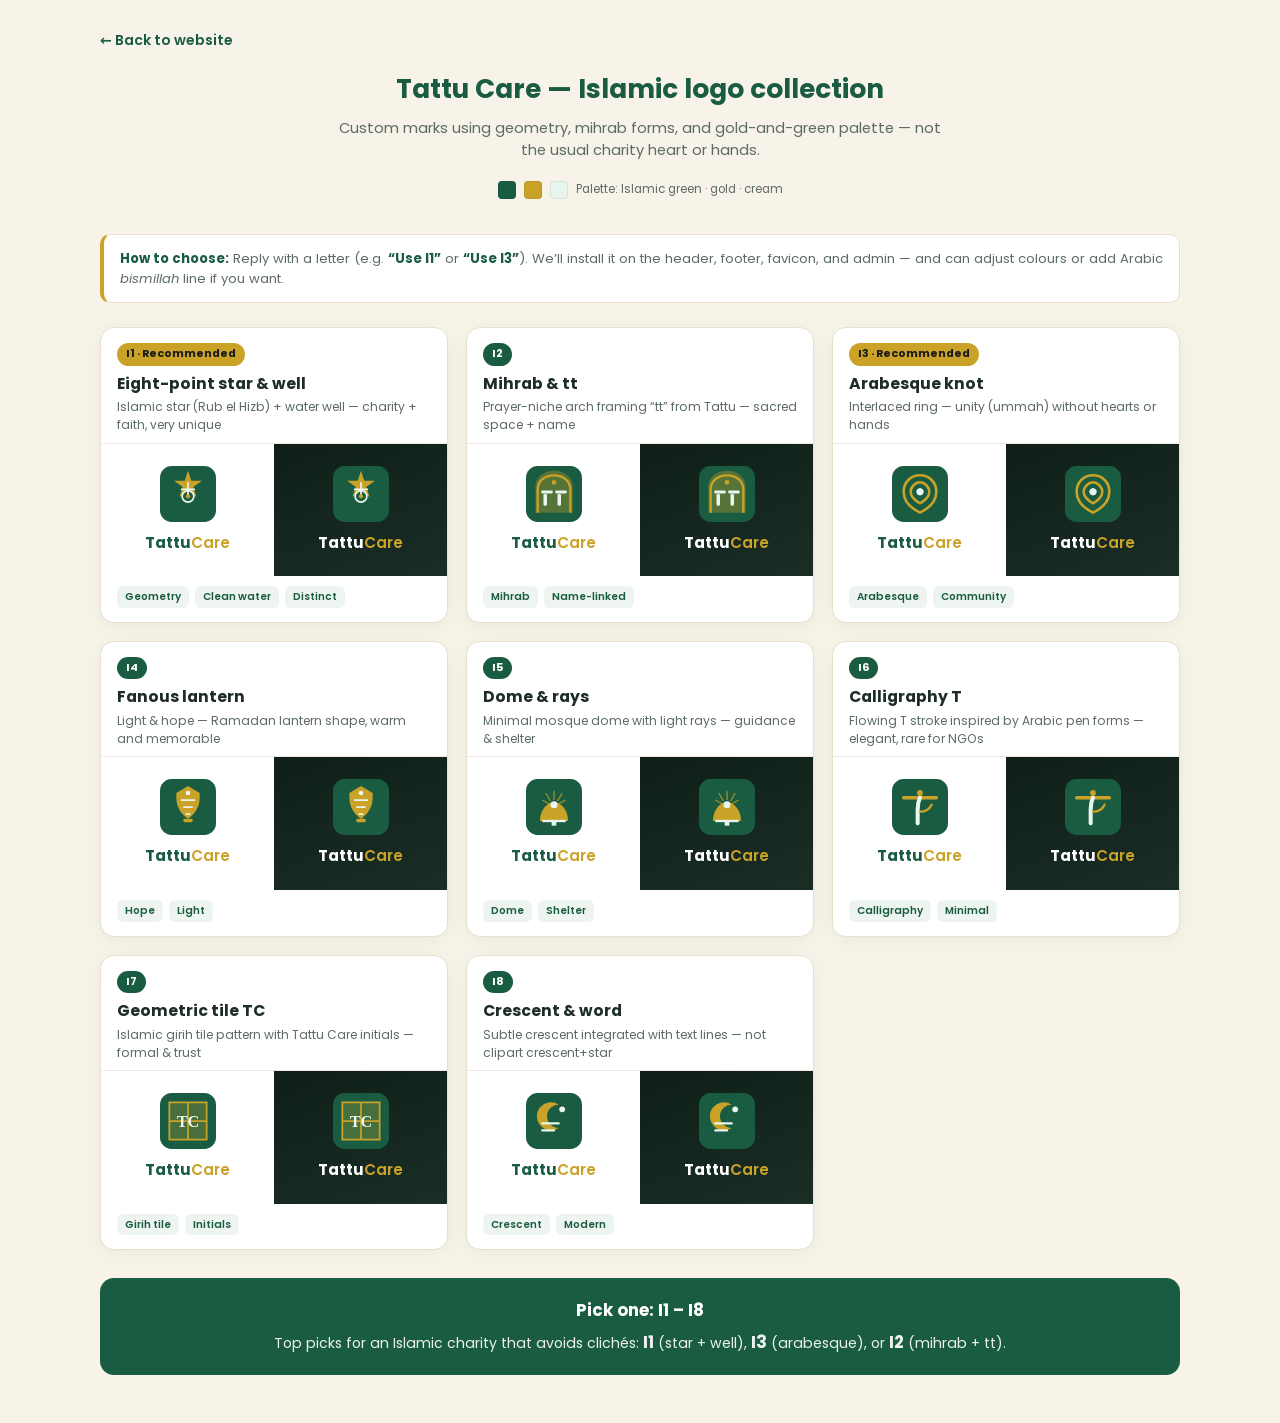
<file: frontend/pages/logo-islamic.html>
<!DOCTYPE html>
<html lang="en">
<head>
    <meta charset="UTF-8">
    <meta name="viewport" content="width=device-width, initial-scale=1.0">
    <title>Tattu Care — Islamic logo options</title>
    <link href="https://fonts.googleapis.com/css2?family=Amiri:wght@400;700&family=Poppins:wght@500;600;700&display=swap" rel="stylesheet">
    <style>
        :root {
            --islamic-green: #1a5c42;
            --islamic-green-light: #2d7a5a;
            --gold: #c9a227;
            --cream: #f7f3e8;
            --text: #1e2d28;
            --muted: #5c6b65;
        }
        * { box-sizing: border-box; margin: 0; padding: 0; }
        body {
            font-family: Poppins, system-ui, sans-serif;
            background: var(--cream);
            color: var(--text);
            padding: 28px 18px 48px;
            line-height: 1.5;
        }
        .wrap { max-width: 1080px; margin: 0 auto; }
        a.back {
            color: var(--islamic-green);
            font-weight: 600;
            font-size: .88rem;
            text-decoration: none;
            display: inline-block;
            margin-bottom: 18px;
        }
        a.back:hover { text-decoration: underline; }
        header { text-align: center; margin-bottom: 28px; }
        header h1 {
            font-size: 1.65rem;
            font-weight: 700;
            color: var(--islamic-green);
            margin-bottom: 8px;
        }
        header p { color: var(--muted); font-size: .92rem; max-width: 620px; margin: 0 auto 12px; }
        .palette {
            display: inline-flex;
            gap: 8px;
            align-items: center;
            font-size: .72rem;
            color: var(--muted);
            margin-top: 8px;
        }
        .palette span {
            width: 18px; height: 18px; border-radius: 4px;
            border: 1px solid rgba(0,0,0,.08);
        }
        .note {
            background: #fff;
            border: 1px solid #e8e0cc;
            border-left: 4px solid var(--gold);
            border-radius: 10px;
            padding: 14px 16px;
            font-size: .82rem;
            color: var(--muted);
            margin-bottom: 24px;
        }
        .note strong { color: var(--islamic-green); }
        .grid {
            display: grid;
            grid-template-columns: repeat(auto-fill, minmax(300px, 1fr));
            gap: 18px;
        }
        .card {
            background: #fff;
            border-radius: 14px;
            border: 1px solid #e8e0cc;
            overflow: hidden;
            box-shadow: 0 4px 18px rgba(26,92,66,.06);
            transition: transform .2s, box-shadow .2s;
        }
        .card:hover {
            transform: translateY(-2px);
            box-shadow: 0 10px 28px rgba(26,92,66,.12);
        }
        .card-head {
            padding: 12px 16px 8px;
            border-bottom: 1px solid #f0ebe0;
        }
        .badge {
            display: inline-block;
            background: var(--islamic-green);
            color: #fff;
            font-size: .68rem;
            font-weight: 700;
            padding: 3px 9px;
            border-radius: 20px;
            margin-bottom: 6px;
        }
        .badge.rec { background: var(--gold); color: #1a1a1a; }
        .card-head h2 { font-size: .98rem; font-weight: 700; color: var(--text); }
        .card-head p { font-size: .76rem; color: var(--muted); margin-top: 3px; }
        .previews {
            display: grid;
            grid-template-columns: 1fr 1fr;
        }
        .pv {
            padding: 22px 14px;
            display: flex;
            flex-direction: column;
            align-items: center;
            gap: 10px;
            min-height: 130px;
            justify-content: center;
        }
        .pv.light { background: #fff; }
        .pv.dark { background: linear-gradient(160deg, #0f1f18, #1a2e26); }
        .pv img.icon { width: 56px; height: 56px; }
        .wordmark {
            display: inline-flex;
            align-items: baseline;
            font-size: .95rem;
            font-weight: 700;
            white-space: nowrap;
        }
        .wordmark .tattu { color: var(--islamic-green); }
        .wordmark .care { color: var(--gold); font-weight: 600; }
        .pv.dark .wordmark .tattu { color: #fff; }
        .pv.dark .wordmark .care { color: var(--gold); }
        .tags {
            padding: 10px 16px 14px;
            display: flex;
            flex-wrap: wrap;
            gap: 6px;
        }
        .tag {
            font-size: .65rem;
            font-weight: 600;
            padding: 3px 8px;
            border-radius: 6px;
            background: #eef5f1;
            color: var(--islamic-green);
        }
        .pick {
            margin-top: 28px;
            text-align: center;
            padding: 20px;
            background: var(--islamic-green);
            color: #fff;
            border-radius: 14px;
        }
        .pick p { font-size: .88rem; opacity: .92; margin-top: 6px; }
        .pick strong { font-size: 1.05rem; }
        .favicon-row {
            display: flex;
            align-items: center;
            gap: 6px;
            margin-top: 4px;
        }
        .favicon-row img { border-radius: 3px; border: 1px solid #e8e0cc; }
        @media (max-width: 640px) { .previews { grid-template-columns: 1fr; } }
    </style>
</head>
<body>
<div class="wrap">
    <a class="back" href="../../index.html">← Back to website</a>

    <header>
        <h1>Tattu Care — Islamic logo collection</h1>
        <p>Custom marks using geometry, mihrab forms, and gold-and-green palette — not the usual charity heart or hands.</p>
        <div class="palette">
            <span style="background:#1a5c42" title="Deep green"></span>
            <span style="background:#c9a227" title="Gold"></span>
            <span style="background:#e8f5ef" title="Cream"></span>
            Palette: Islamic green · gold · cream
        </div>
    </header>

    <div class="note">
        <strong>How to choose:</strong> Reply with a letter (e.g. <strong>“Use I1”</strong> or <strong>“Use I3”</strong>).
        We’ll install it on the header, footer, favicon, and admin — and can adjust colours or add Arabic <em>bismillah</em> line if you want.
    </div>

    <div class="grid">

        <article class="card">
            <div class="card-head">
                <span class="badge rec">I1 · Recommended</span>
                <h2>Eight-point star &amp; well</h2>
                <p>Islamic star (Rub el Hizb) + water well — charity + faith, very unique</p>
            </div>
            <div class="previews">
                <div class="pv light">
                    <img class="icon" src="../assets/logo/islamic/star-well.svg" alt="">
                    <span class="wordmark"><span class="tattu">Tattu</span><span class="care"> Care</span></span>
                </div>
                <div class="pv dark">
                    <img class="icon" src="../assets/logo/islamic/star-well.svg" alt="">
                    <span class="wordmark"><span class="tattu">Tattu</span><span class="care"> Care</span></span>
                </div>
            </div>
            <div class="tags"><span class="tag">Geometry</span><span class="tag">Clean water</span><span class="tag">Distinct</span></div>
        </article>

        <article class="card">
            <div class="card-head">
                <span class="badge">I2</span>
                <h2>Mihrab &amp; tt</h2>
                <p>Prayer-niche arch framing “tt” from Tattu — sacred space + name</p>
            </div>
            <div class="previews">
                <div class="pv light">
                    <img class="icon" src="../assets/logo/islamic/mihrab-tt.svg" alt="">
                    <span class="wordmark"><span class="tattu">Tattu</span><span class="care"> Care</span></span>
                </div>
                <div class="pv dark">
                    <img class="icon" src="../assets/logo/islamic/mihrab-tt.svg" alt="">
                    <span class="wordmark"><span class="tattu">Tattu</span><span class="care"> Care</span></span>
                </div>
            </div>
            <div class="tags"><span class="tag">Mihrab</span><span class="tag">Name-linked</span></div>
        </article>

        <article class="card">
            <div class="card-head">
                <span class="badge rec">I3 · Recommended</span>
                <h2>Arabesque knot</h2>
                <p>Interlaced ring — unity (ummah) without hearts or hands</p>
            </div>
            <div class="previews">
                <div class="pv light">
                    <img class="icon" src="../assets/logo/islamic/arabesque.svg" alt="">
                    <span class="wordmark"><span class="tattu">Tattu</span><span class="care"> Care</span></span>
                </div>
                <div class="pv dark">
                    <img class="icon" src="../assets/logo/islamic/arabesque.svg" alt="">
                    <span class="wordmark"><span class="tattu">Tattu</span><span class="care"> Care</span></span>
                </div>
            </div>
            <div class="tags"><span class="tag">Arabesque</span><span class="tag">Community</span></div>
        </article>

        <article class="card">
            <div class="card-head">
                <span class="badge">I4</span>
                <h2>Fanous lantern</h2>
                <p>Light &amp; hope — Ramadan lantern shape, warm and memorable</p>
            </div>
            <div class="previews">
                <div class="pv light">
                    <img class="icon" src="../assets/logo/islamic/fanous.svg" alt="">
                    <span class="wordmark"><span class="tattu">Tattu</span><span class="care"> Care</span></span>
                </div>
                <div class="pv dark">
                    <img class="icon" src="../assets/logo/islamic/fanous.svg" alt="">
                    <span class="wordmark"><span class="tattu">Tattu</span><span class="care"> Care</span></span>
                </div>
            </div>
            <div class="tags"><span class="tag">Hope</span><span class="tag">Light</span></div>
        </article>

        <article class="card">
            <div class="card-head">
                <span class="badge">I5</span>
                <h2>Dome &amp; rays</h2>
                <p>Minimal mosque dome with light rays — guidance &amp; shelter</p>
            </div>
            <div class="previews">
                <div class="pv light">
                    <img class="icon" src="../assets/logo/islamic/dome-rays.svg" alt="">
                    <span class="wordmark"><span class="tattu">Tattu</span><span class="care"> Care</span></span>
                </div>
                <div class="pv dark">
                    <img class="icon" src="../assets/logo/islamic/dome-rays.svg" alt="">
                    <span class="wordmark"><span class="tattu">Tattu</span><span class="care"> Care</span></span>
                </div>
            </div>
            <div class="tags"><span class="tag">Dome</span><span class="tag">Shelter</span></div>
        </article>

        <article class="card">
            <div class="card-head">
                <span class="badge">I6</span>
                <h2>Calligraphy T</h2>
                <p>Flowing T stroke inspired by Arabic pen forms — elegant, rare for NGOs</p>
            </div>
            <div class="previews">
                <div class="pv light">
                    <img class="icon" src="../assets/logo/islamic/calligraphy-t.svg" alt="">
                    <span class="wordmark"><span class="tattu">Tattu</span><span class="care"> Care</span></span>
                </div>
                <div class="pv dark">
                    <img class="icon" src="../assets/logo/islamic/calligraphy-t.svg" alt="">
                    <span class="wordmark"><span class="tattu">Tattu</span><span class="care"> Care</span></span>
                </div>
            </div>
            <div class="tags"><span class="tag">Calligraphy</span><span class="tag">Minimal</span></div>
        </article>

        <article class="card">
            <div class="card-head">
                <span class="badge">I7</span>
                <h2>Geometric tile TC</h2>
                <p>Islamic girih tile pattern with Tattu Care initials — formal &amp; trust</p>
            </div>
            <div class="previews">
                <div class="pv light">
                    <img class="icon" src="../assets/logo/islamic/tile-tc.svg" alt="">
                    <span class="wordmark"><span class="tattu">Tattu</span><span class="care"> Care</span></span>
                </div>
                <div class="pv dark">
                    <img class="icon" src="../assets/logo/islamic/tile-tc.svg" alt="">
                    <span class="wordmark"><span class="tattu">Tattu</span><span class="care"> Care</span></span>
                </div>
            </div>
            <div class="tags"><span class="tag">Girih tile</span><span class="tag">Initials</span></div>
        </article>

        <article class="card">
            <div class="card-head">
                <span class="badge">I8</span>
                <h2>Crescent &amp; word</h2>
                <p>Subtle crescent integrated with text lines — not clipart crescent+star</p>
            </div>
            <div class="previews">
                <div class="pv light">
                    <img class="icon" src="../assets/logo/islamic/crescent-word.svg" alt="">
                    <span class="wordmark"><span class="tattu">Tattu</span><span class="care"> Care</span></span>
                </div>
                <div class="pv dark">
                    <img class="icon" src="../assets/logo/islamic/crescent-word.svg" alt="">
                    <span class="wordmark"><span class="tattu">Tattu</span><span class="care"> Care</span></span>
                </div>
            </div>
            <div class="tags"><span class="tag">Crescent</span><span class="tag">Modern</span></div>
        </article>

    </div>

    <div class="pick">
        <strong>Pick one: I1 – I8</strong>
        <p>Top picks for an Islamic charity that avoids clichés: <strong>I1</strong> (star + well), <strong>I3</strong> (arabesque), or <strong>I2</strong> (mihrab + tt).</p>
    </div>
</div>
</body>
</html>
</file>
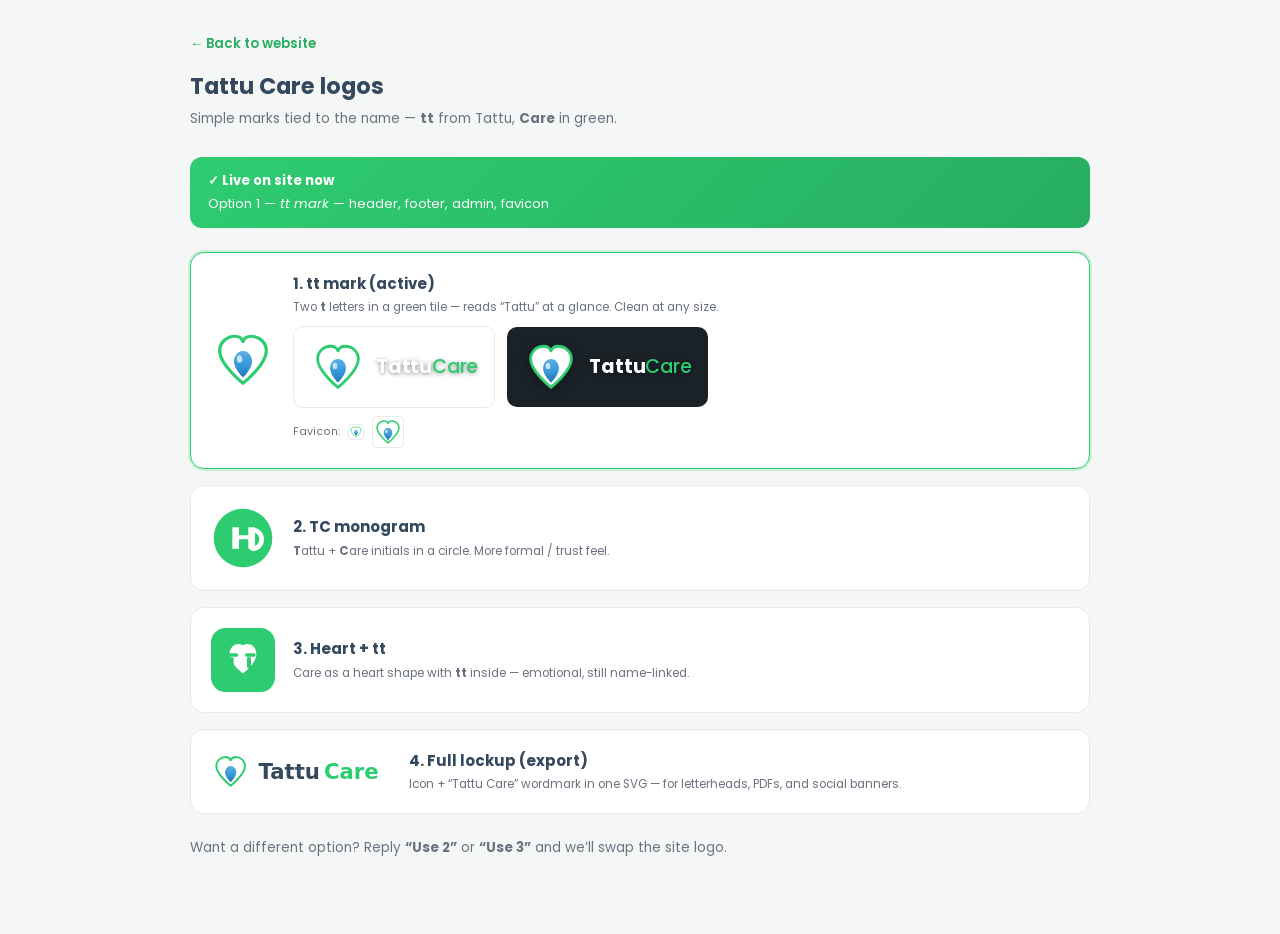
<file: frontend/pages/logo-options.html>
<!DOCTYPE html>
<html lang="en">
<head>
    <meta charset="UTF-8">
    <meta name="viewport" content="width=device-width, initial-scale=1.0">
    <title>Tattu Care — Logo preview</title>
    <link href="https://fonts.googleapis.com/css2?family=Poppins:wght@500;600;700&display=swap" rel="stylesheet">
    <link rel="stylesheet" href="../css/styles.css">
    <style>
        body { background: #f4f7f5; padding: 32px 20px 48px; font-family: Poppins, sans-serif; }
        .wrap { max-width: 900px; margin: 0 auto; }
        h1 { font-size: 1.5rem; color: #34495e; margin-bottom: 6px; }
        .sub { color: #6b7280; font-size: .9rem; margin-bottom: 28px; }
        .live {
            background: linear-gradient(135deg, #2ecc71, #27ae60);
            color: #fff;
            padding: 14px 18px;
            border-radius: 12px;
            margin-bottom: 24px;
            font-size: .88rem;
        }
        .live strong { display: block; margin-bottom: 4px; }
        .grid { display: grid; gap: 16px; }
        .card {
            background: #fff;
            border-radius: 14px;
            border: 1px solid #e5ebe7;
            padding: 20px;
            display: grid;
            grid-template-columns: auto 1fr;
            gap: 18px;
            align-items: center;
        }
        .card.active { border-color: #2ecc71; box-shadow: 0 0 0 2px rgba(46,204,113,.2); }
        .card img.icon { width: 64px; height: 64px; }
        .card h2 { font-size: 1rem; margin: 0 0 4px; color: #34495e; }
        .card p { margin: 0; font-size: .78rem; color: #6b7280; line-height: 1.45; }
        .demo-row {
            display: flex;
            flex-wrap: wrap;
            gap: 12px;
            align-items: center;
            margin-top: 10px;
        }
        .on-dark {
            background: #1a2228;
            padding: 12px 16px;
            border-radius: 10px;
            display: inline-flex;
            align-items: center;
            gap: 10px;
        }
        .on-dark .logo-brand-tattu { color: #fff; }
        .on-light {
            background: #fff;
            border: 1px solid #e5ebe7;
            padding: 12px 16px;
            border-radius: 10px;
            display: inline-flex;
            align-items: center;
            gap: 10px;
        }
        .on-light .logo { color: #34495e; text-shadow: none; }
        .on-light .logo-icon { filter: none; }
        a.back { color: #27ae60; font-weight: 600; font-size: .88rem; text-decoration: none; display: inline-block; margin-bottom: 16px; }
        a.back:hover { text-decoration: underline; }
        .favicon { display: flex; align-items: center; gap: 8px; margin-top: 8px; font-size: .72rem; color: #6b7280; }
        .favicon img { border: 1px solid #e5ebe7; border-radius: 4px; }
    </style>
</head>
<body>
<div class="wrap">
    <a class="back" href="../../index.html">← Back to website</a>
    <h1>Tattu Care logos</h1>
    <p class="sub">Simple marks tied to the name — <strong>tt</strong> from Tattu, <strong>Care</strong> in green.</p>

    <div class="live">
        <strong>✓ Live on site now</strong>
        Option 1 — <em>tt mark</em> — header, footer, admin, favicon
    </div>

    <div class="grid">
        <article class="card active">
            <img class="icon" src="../assets/logo/icon.svg" alt="">
            <div>
                <h2>1. tt mark (active)</h2>
                <p>Two <strong>t</strong> letters in a green tile — reads “Tattu” at a glance. Clean at any size.</p>
                <div class="demo-row">
                    <span class="on-light logo logo--static">
                        <img src="../assets/logo/icon.svg" alt="" class="logo-icon" width="32" height="32">
                        <span class="logo-wordmark"><span class="logo-brand-tattu">Tattu</span><span class="logo-brand-care"> Care</span></span>
                    </span>
                    <span class="on-dark logo logo--static">
                        <img src="../assets/logo/icon.svg" alt="" class="logo-icon" width="32" height="32">
                        <span class="logo-wordmark"><span class="logo-brand-tattu">Tattu</span><span class="logo-brand-care"> Care</span></span>
                    </span>
                </div>
                <div class="favicon">Favicon: <img src="../assets/logo/icon.svg" width="16" height="16" alt=""> <img src="../assets/logo/icon.svg" width="32" height="32" alt=""></div>
            </div>
        </article>

        <article class="card">
            <img class="icon" src="../assets/logo/icon-tc.svg" alt="">
            <div>
                <h2>2. TC monogram</h2>
                <p><strong>T</strong>attu + <strong>C</strong>are initials in a circle. More formal / trust feel.</p>
            </div>
        </article>

        <article class="card">
            <img class="icon" src="../assets/logo/icon-care.svg" alt="">
            <div>
                <h2>3. Heart + tt</h2>
                <p>Care as a heart shape with <strong>tt</strong> inside — emotional, still name-linked.</p>
            </div>
        </article>

        <article class="card">
            <img class="icon" src="../assets/logo/logo-lockup.svg" alt="" style="width:180px;height:auto;grid-row:span 1;">
            <div>
                <h2>4. Full lockup (export)</h2>
                <p>Icon + “Tattu Care” wordmark in one SVG — for letterheads, PDFs, and social banners.</p>
            </div>
        </article>
    </div>

    <p class="sub" style="margin-top:24px">Want a different option? Reply <strong>“Use 2”</strong> or <strong>“Use 3”</strong> and we’ll swap the site logo.</p>
</div>
<script src="../js/content-loader.js"></script>
</body>
</html>
</file>
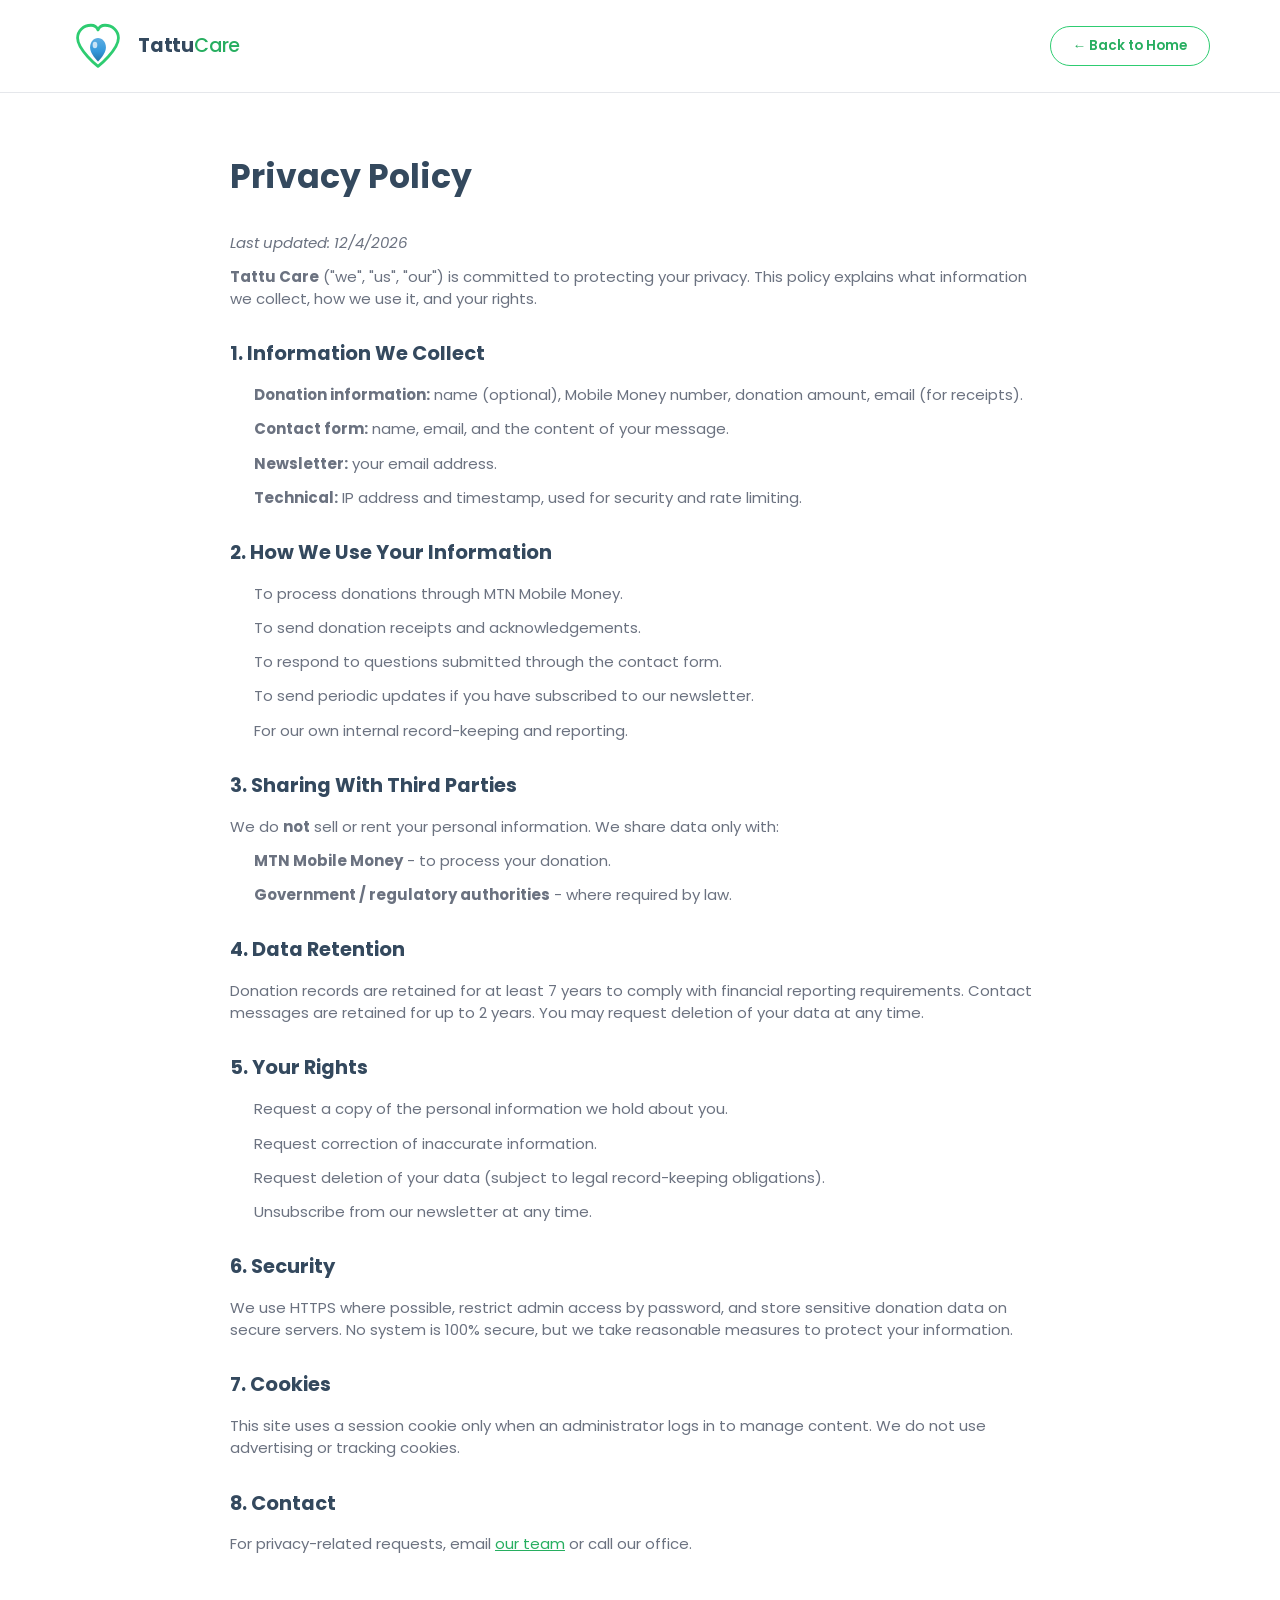
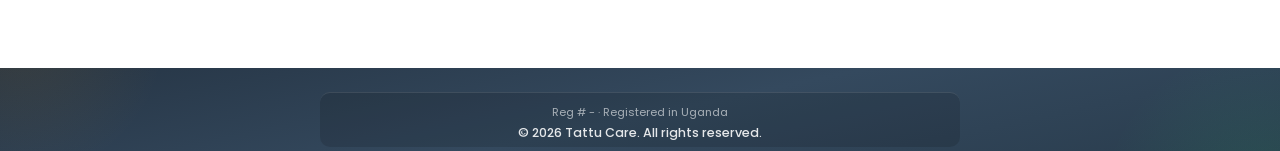
<file: frontend/pages/privacy.html>
<!DOCTYPE html>
<html lang="en">
<head>
<meta charset="UTF-8">
<meta name="viewport" content="width=device-width, initial-scale=1.0">
<title>Privacy Policy - Tattu Care</title>
<link rel="stylesheet" href="https://cdnjs.cloudflare.com/ajax/libs/font-awesome/6.4.0/css/all.min.css">
<link href="https://fonts.googleapis.com/css2?family=Poppins:wght@300;400;500;600;700&display=swap" rel="stylesheet">
<link rel="stylesheet" href="../css/styles.css">
<style>
.legal-page{padding:60px 0 80px;max-width:820px;margin:0 auto;}
.legal-page h1{color:var(--secondary);margin-bottom:30px;font-size:2.2rem}
.legal-page h2{color:var(--secondary);margin:30px 0 15px;font-size:1.3rem}
.legal-page p, .legal-page li{color:var(--gray);margin-bottom:12px}
.legal-page ul{margin:0 0 16px 24px}
.legal-page a{color:var(--primary-dark);text-decoration:underline}
.top-bar{background:#fff;border-bottom:1px solid var(--border);padding:18px 0}
.top-bar .container{display:flex;justify-content:space-between;align-items:center}
.top-bar .logo{color:var(--secondary);text-shadow:none}
.top-bar .logo-icon{filter:none;width:56px;height:56px}
.top-bar .logo-mark{width:56px;height:56px;filter:none}
.top-bar .logo-brand-care{color:var(--primary-dark)}
</style>
</head>
<body>

<div class="top-bar">
    <div class="container">
        <a href="../../index.html" class="logo logo--static">
            <img src="../assets/logo/icon.svg" alt="" class="logo-icon" width="56" height="56">
            <span class="logo-wordmark"><span class="logo-brand-tattu">Tattu</span><span class="logo-brand-care"> Care</span></span>
        </a>
        <a href="../../index.html" class="btn btn-outline">← Back to Home</a>
    </div>
</div>

<main class="legal-page container">
    <h1>Privacy Policy</h1>
    <p><em>Last updated: <span id="updated"></span></em></p>

    <p><strong data-content="org.name">Tattu Care</strong> ("we", "us", "our") is committed to protecting your privacy.
       This policy explains what information we collect, how we use it, and your rights.</p>

    <h2>1. Information We Collect</h2>
    <ul>
        <li><strong>Donation information:</strong> name (optional), Mobile Money number, donation amount, email (for receipts).</li>
        <li><strong>Contact form:</strong> name, email, and the content of your message.</li>
        <li><strong>Newsletter:</strong> your email address.</li>
        <li><strong>Technical:</strong> IP address and timestamp, used for security and rate limiting.</li>
    </ul>

    <h2>2. How We Use Your Information</h2>
    <ul>
        <li>To process donations through MTN Mobile Money.</li>
        <li>To send donation receipts and acknowledgements.</li>
        <li>To respond to questions submitted through the contact form.</li>
        <li>To send periodic updates if you have subscribed to our newsletter.</li>
        <li>For our own internal record-keeping and reporting.</li>
    </ul>

    <h2>3. Sharing With Third Parties</h2>
    <p>We do <strong>not</strong> sell or rent your personal information. We share data only with:</p>
    <ul>
        <li><strong>MTN Mobile Money</strong> - to process your donation.</li>
        <li><strong>Government / regulatory authorities</strong> - where required by law.</li>
    </ul>

    <h2>4. Data Retention</h2>
    <p>Donation records are retained for at least 7 years to comply with financial reporting requirements.
       Contact messages are retained for up to 2 years. You may request deletion of your data at any time.</p>

    <h2>5. Your Rights</h2>
    <ul>
        <li>Request a copy of the personal information we hold about you.</li>
        <li>Request correction of inaccurate information.</li>
        <li>Request deletion of your data (subject to legal record-keeping obligations).</li>
        <li>Unsubscribe from our newsletter at any time.</li>
    </ul>

    <h2>6. Security</h2>
    <p>We use HTTPS where possible, restrict admin access by password, and store sensitive donation data on
       secure servers. No system is 100% secure, but we take reasonable measures to protect your information.</p>

    <h2>7. Cookies</h2>
    <p>This site uses a session cookie only when an administrator logs in to manage content. We do not use
       advertising or tracking cookies.</p>

    <h2>8. Contact</h2>
    <p>For privacy-related requests, email <a data-content="org.email-link" href="mailto:">our team</a>
       or call <span data-content="org.phone">our office</span>.</p>
</main>

<footer class="footer footer--legal">
    <div class="container">
        <div class="footer-bottom">
            <p class="footer-reg" data-footer-legal>Reg # <span data-content="org.registrationNumber">-</span> · Registered in <span data-content="trust.country">Uganda</span></p>
            <p class="copyright">© <span data-content="year">2026</span> <span data-content="org.name">Tattu Care</span>. All rights reserved.</p>
        </div>
    </div>
</footer>

<script src="../js/api-config.js"></script>
<script src="../js/logo.js"></script>
<script src="../js/content-loader.js"></script>
<script>document.getElementById('updated').textContent = new Date().toLocaleDateString();</script>
</body>
</html>
</file>
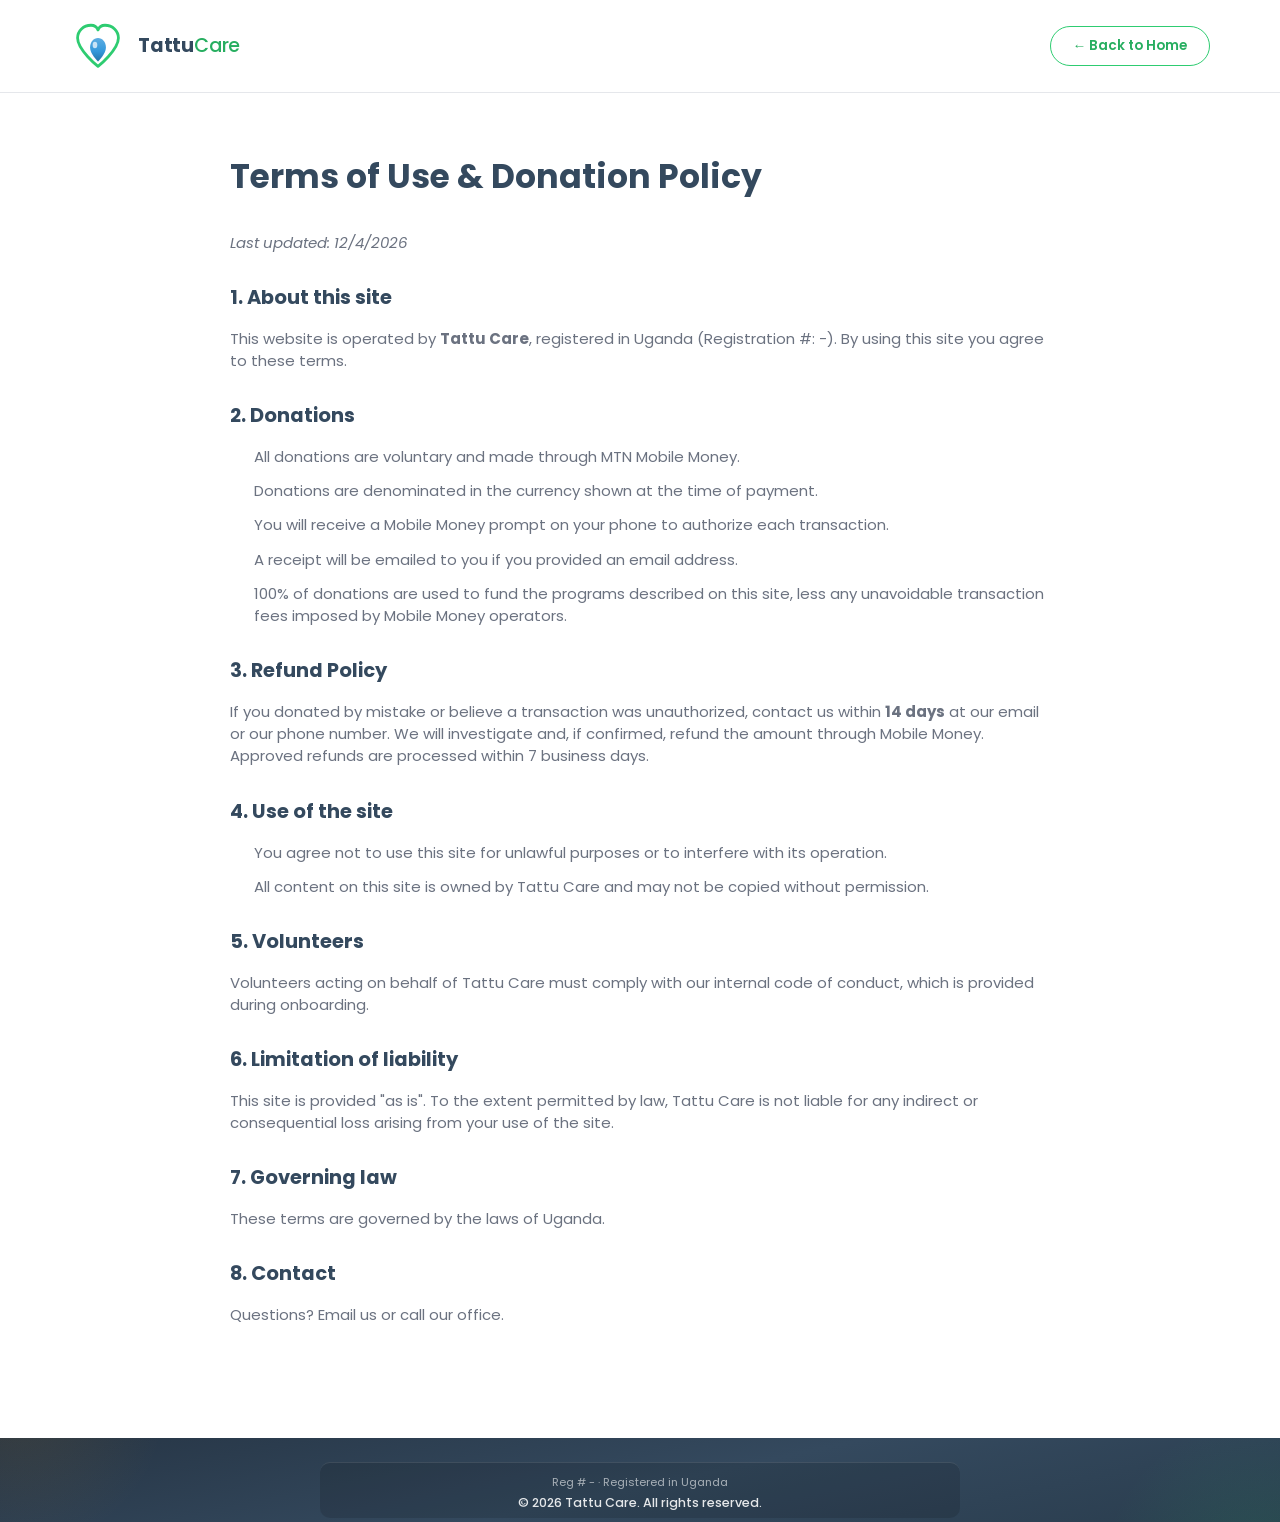
<file: frontend/pages/terms.html>
<!DOCTYPE html>
<html lang="en">
<head>
<meta charset="UTF-8">
<meta name="viewport" content="width=device-width, initial-scale=1.0">
<title>Terms of Use - Tattu Care</title>
<link rel="stylesheet" href="https://cdnjs.cloudflare.com/ajax/libs/font-awesome/6.4.0/css/all.min.css">
<link href="https://fonts.googleapis.com/css2?family=Poppins:wght@300;400;500;600;700&display=swap" rel="stylesheet">
<link rel="stylesheet" href="../css/styles.css">
<style>
.legal-page{padding:60px 0 80px;max-width:820px;margin:0 auto;}
.legal-page h1{color:var(--secondary);margin-bottom:30px;font-size:2.2rem}
.legal-page h2{color:var(--secondary);margin:30px 0 15px;font-size:1.3rem}
.legal-page p, .legal-page li{color:var(--gray);margin-bottom:12px}
.legal-page ul{margin:0 0 16px 24px}
.top-bar{background:#fff;border-bottom:1px solid var(--border);padding:18px 0}
.top-bar .container{display:flex;justify-content:space-between;align-items:center}
.top-bar .logo{color:var(--secondary);text-shadow:none}
.top-bar .logo-icon{filter:none;width:56px;height:56px}
.top-bar .logo-mark{width:56px;height:56px;filter:none}
.top-bar .logo-brand-care{color:var(--primary-dark)}
</style>
</head>
<body>

<div class="top-bar">
    <div class="container">
        <a href="../../index.html" class="logo logo--static">
            <img src="../assets/logo/icon.svg" alt="" class="logo-icon" width="56" height="56">
            <span class="logo-wordmark"><span class="logo-brand-tattu">Tattu</span><span class="logo-brand-care"> Care</span></span>
        </a>
        <a href="../../index.html" class="btn btn-outline">← Back to Home</a>
    </div>
</div>

<main class="legal-page container">
    <h1>Terms of Use & Donation Policy</h1>
    <p><em>Last updated: <span id="updated"></span></em></p>

    <h2>1. About this site</h2>
    <p>This website is operated by <strong data-content="org.name">Tattu Care</strong>, registered in
       <span data-content="trust.country">Uganda</span>
       (Registration #: <span data-content="org.registrationNumber">-</span>). By using this site you agree
       to these terms.</p>

    <h2>2. Donations</h2>
    <ul>
        <li>All donations are voluntary and made through MTN Mobile Money.</li>
        <li>Donations are denominated in the currency shown at the time of payment.</li>
        <li>You will receive a Mobile Money prompt on your phone to authorize each transaction.</li>
        <li>A receipt will be emailed to you if you provided an email address.</li>
        <li>100% of donations are used to fund the programs described on this site, less any unavoidable
            transaction fees imposed by Mobile Money operators.</li>
    </ul>

    <h2>3. Refund Policy</h2>
    <p>If you donated by mistake or believe a transaction was unauthorized, contact us within
       <strong>14 days</strong> at <span data-content="org.email">our email</span> or
       <span data-content="org.phone">our phone number</span>. We will investigate and, if confirmed,
       refund the amount through Mobile Money. Approved refunds are processed within 7 business days.</p>

    <h2>4. Use of the site</h2>
    <ul>
        <li>You agree not to use this site for unlawful purposes or to interfere with its operation.</li>
        <li>All content on this site is owned by Tattu Care and may not be copied without permission.</li>
    </ul>

    <h2>5. Volunteers</h2>
    <p>Volunteers acting on behalf of Tattu Care must comply with our internal code of conduct,
       which is provided during onboarding.</p>

    <h2>6. Limitation of liability</h2>
    <p>This site is provided "as is". To the extent permitted by law, Tattu Care is not liable for any
       indirect or consequential loss arising from your use of the site.</p>

    <h2>7. Governing law</h2>
    <p>These terms are governed by the laws of <span data-content="trust.country">Uganda</span>.</p>

    <h2>8. Contact</h2>
    <p>Questions? Email <span data-content="org.email">us</span> or call <span data-content="org.phone">our office</span>.</p>
</main>

<footer class="footer footer--legal">
    <div class="container">
        <div class="footer-bottom">
            <p class="footer-reg" data-footer-legal>Reg # <span data-content="org.registrationNumber">-</span> · Registered in <span data-content="trust.country">Uganda</span></p>
            <p class="copyright">© <span data-content="year">2026</span> <span data-content="org.name">Tattu Care</span>. All rights reserved.</p>
        </div>
    </div>
</footer>

<script src="../js/api-config.js"></script>
<script src="../js/logo.js"></script>
<script src="../js/content-loader.js"></script>
<script>document.getElementById('updated').textContent = new Date().toLocaleDateString();</script>
</body>
</html>
</file>
<file: frontend/css/styles.css>
/* =============================================================
 *  TATTU CARE - Stylesheet (v2 - compact, animated, mobile-first)
 * ============================================================= */

:root {
    --primary: #2ecc71;
    --primary-dark: #27ae60;
    --secondary: #34495e;
    --accent: #f39c12;
    --danger: #e74c3c;
    --light: #fafafa;
    --dark: #2c3e50;
    --gray: #6b7280;
    --white: #ffffff;
    --border: #e5e7eb;
    --shadow-sm: 0 2px 4px rgba(0,0,0,.06);
    --shadow:    0 4px 12px rgba(0,0,0,.08);
    --shadow-lg: 0 12px 28px rgba(0,0,0,.12);
    --radius: 10px;
    --radius-lg: 14px;
    --transition: all .25s ease;
    /* Shared dynamic carousel card proportions (Programs / Impact) */
    --dyn-card-width: 250px;
    --dyn-img-height: 130px;
    --dyn-stage-height: 248px;
    --dyn-interval: 3600ms;
    --rail-cycle-ms: 3600ms;
    --hero-interval: 4000ms;
    --about-interval: 3600ms;
    --partner-card-width: 148px;
    --partner-logo-height: 68px;
    /* Donate FAB — master heartbeat rhythm (60 BPM: one lub-dub per second, 5 colors) */
    --donate-rhythm: 5s;
    --donate-ease: cubic-bezier(0.33, 0, 0.2, 1);
}

[data-theme="dark"] {
    --primary: #55e7a0;
    --primary-dark: #4cd68f;
    --secondary: #e0e0e0;
    --light: #1f1f1f;
    --dark: #ffffff;
    --gray: #9ca3af;
    --white: #141414;
    --border: #2d2d2d;
}

* { margin: 0; padding: 0; box-sizing: border-box; }
*::selection { background: var(--primary); color: #fff; }

html { scroll-behavior: smooth; font-size: 15px; }
@media (max-width: 768px) { html { font-size: 14px; } }

body {
    font-family: 'Poppins', sans-serif;
    line-height: 1.48;
    color: var(--dark);
    background: var(--white);
    overflow-x: hidden;
    transition: background-color .3s ease;
}

a    { text-decoration: none; color: inherit; }
ul   { list-style: none; }
img  { max-width: 100%; height: auto; display: block; }

.container { width: 100%; max-width: 1180px; margin: 0 auto; padding: 0 20px; }
.text-center { text-align: center; }
.hidden { display: none !important; }

/* ----- Buttons ----- */
.btn {
    display: inline-block;
    padding: 10px 22px;
    border-radius: 50px;
    font-weight: 600;
    text-align: center;
    cursor: pointer;
    transition: var(--transition);
    border: none;
    font-size: .9rem;
    font-family: inherit;
    line-height: 1.4;
}
.btn-primary   { background: var(--primary); color: #fff; }
.btn-primary:hover { background: var(--primary-dark); transform: translateY(-2px); box-shadow: var(--shadow); }
.btn-secondary { background: transparent; color: #fff; border: 1.5px solid #fff; }
.btn-secondary:hover { background: #fff; color: var(--primary-dark); transform: translateY(-2px); }
.btn-outline { background: transparent; color: var(--primary-dark); border: 1.5px solid var(--primary); }
.btn-outline:hover { background: var(--primary); color: #fff; transform: translateY(-2px); }
.btn-lg { padding: 12px 28px; font-size: .95rem; }
.btn-block { display: block; width: 100%; padding: 11px; }
.btn[disabled] { opacity: .55; cursor: not-allowed; transform: none; }

/* =========================================================
 *  Header & Navigation (matendo-style: clean, sticky, blurred)
 * ========================================================= */
header {
    position: fixed;
    top: 0; left: 0; width: 100%;
    z-index: 1000;
    transition: var(--transition);
    padding: 14px 0;
    background-color: transparent;
}
.header-scrolled {
    background: rgba(255, 255, 255, .28);
    backdrop-filter: blur(34px) saturate(180%);
    -webkit-backdrop-filter: blur(34px) saturate(180%);
    padding: 8px 0;
    box-shadow: 0 1px 4px rgba(0, 0, 0, .03);
    border-bottom: 1px solid rgba(255, 255, 255, .35);
}
[data-theme="dark"] .header-scrolled { background: rgba(20,20,20,.30); border-bottom-color: rgba(255,255,255,.06); }
.header-scrolled .logo,
.header-scrolled .nav-links a,
.header-scrolled .mobile-menu-btn,
.header-scrolled .theme-toggle { color: var(--dark); }

.nav-container { display: flex; align-items: center; gap: 24px; }
.nav-container > nav { flex: 1; }

.logo {
    display: flex; align-items: center; gap: 12px;
    font-size: 1.28rem; font-weight: 700;
    color: #fff;
    transition: var(--transition);
    letter-spacing: -.01em;
    flex-shrink: 0;
    text-shadow: 0 1px 4px rgba(0, 0, 0, .45);
}
.logo-icon {
    width: 56px;
    height: 56px;
    flex-shrink: 0;
    display: block;
    filter: drop-shadow(0 2px 6px rgba(0, 0, 0, .38));
}
.logo-mark {
    display: inline-flex;
    flex-shrink: 0;
    align-items: center;
    justify-content: center;
    line-height: 0;
    width: 56px;
    height: 56px;
    filter: drop-shadow(0 2px 5px rgba(0, 0, 0, .32));
}
header.header-scrolled .logo-mark {
    filter: drop-shadow(0 1px 4px rgba(0, 0, 0, .12));
}
.logo-mark--footer,
.footer-brand-icon .logo-mark {
    width: 48px;
    height: 48px;
}
[data-theme="dark"] .logo-mark {
    filter: drop-shadow(0 2px 6px rgba(0, 0, 0, .45));
}
.logo-svg {
    display: block;
    overflow: visible;
    width: 100%;
    height: 100%;
}
.logo-heart-group {
    transform-origin: 24px 24px;
    animation: logoHeartBeat 1.15s ease-in-out infinite, logoGreenGlow 1.15s ease-in-out infinite;
}
.logo-heart {
    stroke: #2ecc71;
    stroke-width: 2.4;
    animation: logoGreenStroke 1.15s ease-in-out infinite;
}
.logo-water-group {
    transform-origin: 24px 27px;
    animation: logoWaterBeat 1.15s ease-in-out infinite;
}
.logo-drop-shine {
    animation: logoWaterShine 2.3s ease-in-out infinite;
}
.logo:hover .logo-heart-group,
.logo-mark:hover .logo-heart-group { animation-duration: .95s; }
.logo:hover .logo-water-group,
.logo-mark:hover .logo-water-group { animation-duration: .95s; }
.logo:hover .logo-heart,
.logo-mark:hover .logo-heart { animation-duration: .95s; }
.logo-svg--static .logo-heart-group,
.logo-svg--static .logo-water-group,
.logo-svg--static .logo-drop-shine,
.logo-svg--static .logo-heart { animation: none !important; }

@keyframes logoHeartBeat {
    0%, 100% { transform: scale(1); }
    11%      { transform: scale(1.08); }
    22%      { transform: scale(1); }
    33%      { transform: scale(1.05); }
    44%, 100% { transform: scale(1); }
}
@keyframes logoGreenStroke {
    0%, 100% { stroke: #2ecc71; }
    11%      { stroke: #58d68d; }
    22%      { stroke: #2ecc71; }
    33%      { stroke: #58d68d; }
    44%, 100% { stroke: #2ecc71; }
}
@keyframes logoGreenGlow {
    0%, 100% {
        filter: drop-shadow(0 0 2px rgba(46, 204, 113, .28));
    }
    11% {
        filter: drop-shadow(0 0 5px rgba(46, 204, 113, .55));
    }
    22% {
        filter: drop-shadow(0 0 2px rgba(46, 204, 113, .28));
    }
    33% {
        filter: drop-shadow(0 0 4px rgba(46, 204, 113, .45));
    }
    44%, 100% {
        filter: drop-shadow(0 0 2px rgba(46, 204, 113, .28));
    }
}
@keyframes logoWaterBeat {
    0%, 100% { transform: scale(1) translateY(0); opacity: 1; }
    11%      { transform: scale(1.12) translateY(-0.8px); opacity: 1; }
    33%      { transform: scale(1.06) translateY(0); opacity: .95; }
}
@keyframes logoWaterShine {
    0%, 100% { opacity: .55; }
    50%      { opacity: .95; }
}

header.header-scrolled .logo { text-shadow: none; color: var(--secondary); }
header.header-scrolled .logo-icon { filter: none; }
.logo-wordmark { display: inline-flex; align-items: baseline; white-space: nowrap; }
.logo-brand-tattu { font-weight: 700; }
.logo-brand-care { font-weight: 500; color: var(--primary); }
header.header-scrolled .logo-brand-care { color: var(--primary-dark); }
.mobile-menu-logo .logo-brand-tattu { color: var(--secondary); }
.mobile-menu-logo .logo-brand-care { color: var(--primary); }
[data-theme="dark"] .mobile-menu-logo .logo-brand-tattu { color: #fff; }
[data-theme="dark"] .mobile-menu-logo .logo-brand-care { color: var(--primary); }

/* Nav links: centered cluster with consistent spacing - clean, balanced. */
.nav-links {
    display: flex;
    justify-content: center;
    align-items: center;
    gap: 28px;
}
.nav-links a {
    padding: 6px 2px;
}
.nav-links a {
    color: #fff; font-weight: 500; font-size: .9rem;
    transition: var(--transition); position: relative;
    text-shadow: 0 1px 3px rgba(0, 0, 0, .35);
}
header.header-scrolled .nav-links a { text-shadow: none; }
.nav-links a:hover { color: var(--primary); }
.nav-links a:after {
    content: ''; position: absolute;
    width: 0; height: 2px; background: var(--primary);
    left: 0; bottom: -5px; transition: var(--transition);
}
.nav-links a:hover:after { width: 100%; }

.mobile-menu-btn {
    display: none;
    background: none; border: none;
    font-size: 1.4rem; color: #fff;
    cursor: pointer; padding: 6px;
    text-shadow: 0 1px 3px rgba(0, 0, 0, .4);
}
header.header-scrolled .mobile-menu-btn { text-shadow: none; }

/* =========================================================
 *  Hero (compact)
 * ========================================================= */
.hero {
    min-height: clamp(420px, 72vh, 720px);
    background: #1a1a1a;
    display: flex; align-items: center; text-align: center;
    color: #fff;
    position: relative;
    padding: 88px 0 32px;
    overflow: hidden;
    isolation: isolate;
}
/* Two stacked image layers for crossfade rotation */
.hero-bg {
    position: absolute; inset: 0;
    background: center/cover no-repeat;
    opacity: 0;
    transition: opacity 1.1s ease-in-out;
    z-index: 0;
}
.hero-bg[data-hero-bg="a"] {
    background-image: url('https://images.unsplash.com/photo-1488521787991-ed7bbaae773c?ixlib=rb-4.0.3&auto=format&fit=crop&w=1470&q=80');
}
.hero-bg.is-active { opacity: 1; }
.hero-overlay {
    position: absolute; inset: 0;
    background: linear-gradient(rgba(0,0,0,.55), rgba(0,0,0,.55));
    z-index: 1;
}
.hero-content {
    position: relative;
    z-index: 2;
    max-width: 720px;
    margin: 0 auto;
    padding: 0 20px;
    animation: fadeInUp .9s ease;
    transition: opacity .45s ease, transform .45s ease;
}
.hero-content.fade-out { opacity: 0; transform: translateY(8px); }

/* Pagination dots for hero */
.hero-dots {
    position: absolute;
    bottom: 70px; left: 50%;
    transform: translateX(-50%);
    display: flex; gap: 6px;
    z-index: 3;
}
.hero-dots button {
    width: 8px; height: 8px;
    background: rgba(255,255,255,.45);
    border: none; border-radius: 50%;
    cursor: pointer;
    transition: .25s;
    padding: 0;
}
.hero-dots button.active {
    background: #fff;
    width: 22px; border-radius: 4px;
}
.hero h1 {
    font-size: clamp(1.7rem, 4.2vw, 2.6rem);
    margin-bottom: 10px;
    line-height: 1.18;
    font-weight: 700;
    letter-spacing: -.02em;
}
.hero p {
    font-size: clamp(.92rem, 2vw, 1.05rem);
    margin-bottom: 16px;
    opacity: .92;
    max-width: 580px;
    margin-left: auto;
    margin-right: auto;
}
.hero-btns { display: flex; gap: 12px; justify-content: center; flex-wrap: wrap; }
.scroll-down {
    position: absolute; bottom: 22px; left: 50%;
    transform: translateX(-50%);
    color: #fff; font-size: 1.4rem;
    animation: bounceY 2s infinite;
    opacity: .85;
    z-index: 6;
    text-decoration: none;
    padding: 6px;
    line-height: 1;
}

/* ----- Trust bar (card grid — consistent on mobile, tablet, desktop) ----- */
.trust-bar {
    background: var(--light);
    padding: 14px 0 16px;
    border-bottom: 1px solid var(--border);
    position: relative;
    z-index: 4;
}
.trust-bar.hidden { display: none !important; }
.trust-bar-grid {
    display: grid;
    grid-template-columns: repeat(4, minmax(0, 1fr));
    gap: 10px;
    list-style: none;
    margin: 0;
    padding: 0;
}
.trust-item {
    display: flex;
    align-items: center;
    gap: 10px;
    padding: 10px 12px;
    background: var(--white);
    border: 1px solid var(--border);
    border-radius: 12px;
    color: var(--gray);
    font-size: .74rem;
    line-height: 1.3;
    min-height: 64px;
    transition: transform .22s ease, box-shadow .22s ease, border-color .22s ease;
}
.trust-item:hover {
    transform: translateY(-2px);
    box-shadow: var(--shadow-sm);
    border-color: rgba(46, 204, 113, .28);
}
.trust-item-icon {
    width: 34px;
    height: 34px;
    border-radius: 10px;
    background: rgba(46, 204, 113, .14);
    color: var(--primary-dark);
    display: flex;
    align-items: center;
    justify-content: center;
    font-size: .85rem;
    flex-shrink: 0;
}
.trust-item-body {
    display: flex;
    flex-direction: column;
    gap: 2px;
    min-width: 0;
}
.trust-item-label {
    font-size: .66rem;
    font-weight: 600;
    text-transform: uppercase;
    letter-spacing: .35px;
    color: var(--gray);
}
.trust-item-value {
    font-size: .8rem;
    font-weight: 700;
    color: var(--secondary);
    word-break: break-word;
}
[data-theme="dark"] .trust-bar { background: #141414; }
[data-theme="dark"] .trust-item {
    background: rgba(28, 28, 28, .9);
    border-color: rgba(255, 255, 255, .08);
}
[data-theme="dark"] .trust-item-value { color: #eee; }

/* =========================================================
 *  Stats - floating card overlapping hero/about
 * ========================================================= */
.stats-floating {
    position: relative;
    z-index: 5;
    margin-top: -48px;
    margin-bottom: 0;
    padding: 0;
    background: transparent;
}
.stats-floating.hidden { display: none !important; }
.stats-card:empty { display: none; }
.stats-card {
    background: rgba(255, 255, 255, 0.42);
    backdrop-filter: blur(28px) saturate(185%);
    -webkit-backdrop-filter: blur(28px) saturate(185%);
    border-radius: 16px;
    border: 1px solid rgba(255, 255, 255, 0.48);
    box-shadow:
        0 20px 44px -14px rgba(0, 0, 0, 0.28),
        0 0 0 1px rgba(255, 255, 255, 0.2) inset;
    padding: 12px 16px;
    display: grid;
    grid-template-columns: repeat(4, 1fr);
    gap: 10px;
}
.stats-card[data-stat-count="1"] { grid-template-columns: 1fr; }
.stats-card[data-stat-count="2"] { grid-template-columns: repeat(2, 1fr); }
.stats-card[data-stat-count="3"] { grid-template-columns: repeat(3, 1fr); }
[data-theme="dark"] .stats-card {
    background: rgba(22, 22, 22, 0.45);
    border-color: rgba(255, 255, 255, 0.1);
    box-shadow:
        0 20px 44px -14px rgba(0, 0, 0, 0.55),
        0 0 0 1px rgba(255, 255, 255, 0.06) inset;
}

.stat-item {
    display: flex;
    align-items: center;
    gap: 12px;
    padding: 6px 10px;
    border-right: 1px solid rgba(255, 255, 255, 0.22);
    border-radius: 10px;
    background: rgba(255, 255, 255, 0.12);
    transition: transform .25s, background .25s;
}
.stat-item:last-child { border-right: none; }
.stat-item:hover {
    transform: translateY(-2px);
    background: rgba(255, 255, 255, 0.22);
}
[data-theme="dark"] .stat-item {
    border-right-color: rgba(255, 255, 255, 0.08);
    background: rgba(255, 255, 255, 0.04);
}
[data-theme="dark"] .stat-item:hover { background: rgba(255, 255, 255, 0.08); }

.stat-icon {
    width: 38px; height: 38px;
    border-radius: 10px;
    background: rgba(46, 204, 113, .28);
    color: var(--primary-dark);
    display: flex; align-items: center; justify-content: center;
    font-size: 1rem;
    flex-shrink: 0;
    transition: .25s;
    backdrop-filter: blur(6px);
    -webkit-backdrop-filter: blur(6px);
}
.stat-item:hover .stat-icon {
    background: var(--primary);
    color: #fff;
    transform: rotate(-6deg) scale(1.05);
}
.stat-body { line-height: 1.1; }
.stat-number {
    font-size: 1.35rem;
    font-weight: 700;
    color: var(--secondary);
    line-height: 1.1;
    letter-spacing: -.02em;
}
[data-theme="dark"] .stat-number { color: #fff; }
.stat-text {
    color: var(--gray);
    font-weight: 500;
    font-size: .75rem;
    text-transform: uppercase;
    letter-spacing: .4px;
    margin-top: 2px;
}

@media (max-width: 1024px) {
    .stats-floating {
        margin-top: -28px;
        margin-bottom: 6px;
        padding: 0 10px;
    }
    .stats-floating .container { padding-left: 10px; padding-right: 10px; }
    .stats-card {
        grid-template-columns: repeat(2, 1fr);
        padding: 12px;
        gap: 8px;
        background: rgba(255, 255, 255, 0.44);
        -webkit-backdrop-filter: blur(24px) saturate(180%);
        backdrop-filter: blur(24px) saturate(180%);
        border-color: rgba(255, 255, 255, 0.5);
    }
    .stats-card[data-stat-count="1"] { grid-template-columns: 1fr; }
    .stats-card[data-stat-count="3"] { grid-template-columns: repeat(2, 1fr); }
    .stat-item {
        padding: 8px;
        border-right: none;
        border-bottom: 1px solid rgba(255, 255, 255, 0.2);
    }
    .stat-item:nth-last-child(-n+2) { border-bottom: none; }
    .trust-bar-grid { grid-template-columns: repeat(2, minmax(0, 1fr)); gap: 8px; }
    .trust-item { min-height: 58px; padding: 9px 10px; }
    .hero { padding-bottom: 52px; }
    .hero-dots { bottom: 58px; z-index: 6; }
    .scroll-down { bottom: 16px; }
}
@media (max-width: 768px) {
    .stats-card { gap: 6px; }
    .stats-floating { margin-top: -22px; margin-bottom: 8px; }
    .trust-bar { padding: 10px 0 12px; }
    .trust-item-icon { width: 30px; height: 30px; font-size: .78rem; }
    .trust-item-value { font-size: .76rem; }
}
@media (max-width: 480px) {
    .stats-card { grid-template-columns: 1fr 1fr; padding: 10px; }
    .stat-icon { width: 32px; height: 32px; font-size: .85rem; }
    .stat-number { font-size: 1.1rem; }
    .stat-text { font-size: .68rem; }
    .trust-item-label { font-size: .62rem; }
}

/* =========================================================
 *  Section header
 * ========================================================= */
.section-header { text-align: center; margin-bottom: 18px; }
.section-header h2 {
    font-size: clamp(1.3rem, 2.6vw, 1.65rem);
    color: var(--secondary);
    margin-bottom: 6px;
    position: relative; display: inline-block; padding-bottom: 6px;
    font-weight: 700; letter-spacing: -.01em;
}
.section-header h2:after {
    content: ''; position: absolute; left: 50%; bottom: 0;
    width: 56px; height: 3px; background: var(--primary);
    transform: translateX(-50%); border-radius: 2px;
}
.section-header p {
    max-width: 580px; margin: 0 auto;
    color: var(--gray); font-size: .85rem;
}

/* ----- About ----- */
.about { padding: 20px 0 22px; }
.about-container {
    display: grid; grid-template-columns: 1.35fr 1fr;
    gap: 16px; align-items: center;
}
.about-content h2 {
    font-size: clamp(1.3rem, 2.6vw, 1.65rem);
    margin-bottom: 8px; color: var(--secondary);
    position: relative; padding-bottom: 6px;
    font-weight: 700; letter-spacing: -.01em;
}
.about-content h2:after {
    content: ''; position: absolute; left: 0; bottom: 0;
    width: 48px; height: 3px; background: var(--primary);
    border-radius: 2px;
}
.about-content p {
    margin-bottom: 8px; color: var(--gray); font-size: .88rem;
    transition: opacity .4s ease;
}
.about-content [data-about-paragraphs] { transition: opacity .4s ease; }
.about-content [data-about-paragraphs].fade-out { opacity: 0; }

.about-controls {
    display: flex;
    flex-wrap: wrap;
    align-items: center;
    gap: 8px;
    margin: 10px 0 12px;
    padding: 8px 10px;
    border-radius: 12px;
    border: 1px solid var(--border);
    background: rgba(255, 255, 255, .72);
    backdrop-filter: blur(8px);
    -webkit-backdrop-filter: blur(8px);
}
.about-nav-btn {
    width: 34px;
    height: 34px;
    border: 1px solid rgba(46, 204, 113, .28);
    border-radius: 50%;
    background: var(--white);
    color: var(--secondary);
    cursor: pointer;
    display: flex;
    align-items: center;
    justify-content: center;
    font-size: .74rem;
    transition: background .2s, transform .2s, border-color .2s;
    flex-shrink: 0;
}
.about-nav-btn:hover,
.about-nav-btn:focus-visible {
    background: var(--primary);
    color: #fff;
    border-color: transparent;
    outline: none;
    transform: scale(1.06);
}
.about-nav-btn[hidden] { display: none !important; }
.about-dots {
    display: flex;
    align-items: center;
    gap: 6px;
    flex: 1;
    justify-content: center;
    min-width: 0;
}
.about-dot {
    width: 8px;
    height: 8px;
    background: var(--border);
    border: none;
    border-radius: 50%;
    cursor: pointer;
    padding: 0;
    transition: transform .25s, background .25s, width .25s;
}
.about-dot.is-active {
    background: var(--primary);
    width: 20px;
    border-radius: 50px;
}
.about-slide-index {
    font-size: .68rem;
    font-weight: 700;
    color: var(--secondary);
    letter-spacing: .3px;
    white-space: nowrap;
    padding: 4px 8px;
    border-radius: 50px;
    background: rgba(46, 204, 113, .1);
}
[data-theme="dark"] .about-controls {
    background: rgba(28, 28, 28, .82);
    border-color: rgba(255, 255, 255, .08);
}
[data-theme="dark"] .about-nav-btn { background: rgba(40, 40, 40, .9); color: #eee; }

.about-img {
    position: relative;
    border-radius: var(--radius-lg);
    overflow: hidden;
    box-shadow: var(--shadow);
    aspect-ratio: 16/10;
    max-height: 240px;
    margin-left: auto;
    width: 100%;
}
.about-img img {
    width: 100%; height: 100%;
    object-fit: cover;
    transition: opacity .5s ease, transform .6s ease;
}
.about-img img.fade-out { opacity: 0; }
.about-img:hover img { transform: scale(1.04); }


/* =========================================================
 *  Programs - dynamic, animated cards
 * ========================================================= */
/* =========================================================
 *  Programs - 3D coverflow carousel
 *  Cards arranged on a perspective stage; the active card faces
 *  the camera; neighbours tilt away and recede. Auto-advances.
 * ========================================================= */
.programs { padding: 12px 0 18px; background: var(--light); }
.programs .section-header { margin-bottom: 6px !important; }
.programs-scroller {
    position: relative;
    perspective: 1400px;
    overflow: hidden;
    padding: 0 clamp(38px, 5vw, 54px);
}
.programs-grid {
    position: relative;
    display: block;
    width: 100%;
    max-width: 720px;
    margin: 0 auto;
    height: var(--dyn-stage-height);
    transform-style: preserve-3d;
    will-change: transform;
}

/* Each card is absolutely positioned; JS sets data-cf for its visual slot */
.program-card {
    position: absolute;
    top: 50%;
    left: 50%;
    width: var(--dyn-card-width);
    height: var(--dyn-stage-height);
    transform-origin: center center;
    transition: transform .85s cubic-bezier(.45, 0, .2, 1),
                opacity .5s ease,
                box-shadow .4s ease,
                filter .4s ease;
    will-change: transform, opacity;
    flex: none;       /* override flex sizing from older rules */
}
/* Visible before JS assigns coverflow slots */
.program-card:not([data-cf]) {
    transform: translate(-50%, -50%) translateZ(0) rotateY(0deg) scale(1);
    opacity: 1;
    z-index: 10;
}
.program-card[data-cf="0"] {
    transform: translate(-50%, -50%) translateZ(0)         rotateY(0deg)    scale(1);
    opacity: 1;  z-index: 10;
    box-shadow: 0 26px 50px -12px rgba(46,204,113,.45);
}
.program-card[data-cf="-1"] {
    transform: translate(-150%, -50%) translateZ(-120px)  rotateY(28deg)   scale(.86);
    opacity: .85; z-index: 5;  filter: saturate(.85);
}
.program-card[data-cf="1"] {
    transform: translate(50%,    -50%) translateZ(-120px)  rotateY(-28deg)  scale(.86);
    opacity: .85; z-index: 5;  filter: saturate(.85);
}
.program-card[data-cf="-2"] {
    transform: translate(-238%, -50%) translateZ(-240px)  rotateY(38deg)   scale(.72);
    opacity: .55; z-index: 3;  filter: saturate(.7);
}
.program-card[data-cf="2"] {
    transform: translate(138%,   -50%) translateZ(-240px)  rotateY(-38deg)  scale(.72);
    opacity: .55; z-index: 3;  filter: saturate(.7);
}
.program-card[data-cf="-3"] {
    transform: translate(-310%, -50%) translateZ(-300px)  rotateY(42deg)   scale(.62);
    opacity: .35; z-index: 2;  filter: saturate(.6);
    pointer-events: none;
}
.program-card[data-cf="3"] {
    transform: translate(210%,   -50%) translateZ(-300px)  rotateY(-42deg)  scale(.62);
    opacity: .35; z-index: 2;  filter: saturate(.6);
    pointer-events: none;
}
.program-card[data-cf="-4"],
.program-card-ghost[data-cf="-4"] {
    transform: translate(-380%, -50%) translateZ(-360px)  rotateY(46deg)   scale(.55);
    opacity: .22; z-index: 1;  filter: saturate(.5);
    pointer-events: none;
}
.program-card[data-cf="4"],
.program-card-ghost[data-cf="4"] {
    transform: translate(280%,   -50%) translateZ(-360px)  rotateY(-46deg)  scale(.55);
    opacity: .22; z-index: 1;  filter: saturate(.5);
    pointer-events: none;
}
.program-card[data-cf="hide"] {
    transform: translate(-50%, -50%) translateZ(-320px) scale(.55);
    opacity: .2;  z-index: 1;
    pointer-events: none;
}
.program-card-ghost { cursor: default; }

/* Legacy dots hidden; carousel nav uses .carousel-btn */
.programs-dots { display: none !important; }

@media (max-width: 768px) {
    .programs-grid { height: 228px; max-width: 100%; }
    .program-card { width: 175px; height: 230px; }
    .program-img { height: 90px; }
    .program-content { padding: 8px 10px 10px; }
    .program-icon { width: 28px; height: 28px; }
    .program-icon i { font-size: .72rem; }
    .program-title { font-size: .8rem; }
    .program-desc { font-size: .68rem; -webkit-line-clamp: 2; }
    .program-stats { font-size: .62rem; padding: 2px 7px; }
    .program-card[data-cf="-1"] { transform: translate(-130%, -50%) translateZ(-100px) rotateY(26deg)  scale(.82); }
    .program-card[data-cf="1"]  { transform: translate(30%,   -50%) translateZ(-100px) rotateY(-26deg) scale(.82); }
    .program-card[data-cf="-3"],
    .program-card[data-cf="3"],
    .program-card[data-cf="-4"],
    .program-card[data-cf="4"],
    .program-card-ghost { display: none; }
    .program-card[data-cf="-2"] {
        transform: translate(-175%, -50%) translateZ(-120px) rotateY(32deg) scale(.7);
        opacity: .28; pointer-events: none;
    }
    .program-card[data-cf="2"] {
        transform: translate(75%, -50%) translateZ(-120px) rotateY(-32deg) scale(.7);
        opacity: .28; pointer-events: none;
    }
}
/* Card surface styling only — position/transform/transition are set by the
 * coverflow rules above. Don't override them here. */
.program-card {
    background: rgba(255, 255, 255, 0.85);
    backdrop-filter: blur(10px);
    -webkit-backdrop-filter: blur(10px);
    border-radius: var(--radius);
    overflow: hidden;
    box-shadow: var(--shadow-sm);
    border: 1px solid var(--border);
    cursor: pointer;
    display: flex; flex-direction: column;
}
.program-card[data-cf="0"]:hover,
.program-card[data-cf="0"]:focus-visible {
    transform: translate(-50%, -50%) translateZ(20px) rotateY(0deg) scale(1.03);
}
/* Animated left bar that grows on hover */
.program-card::before {
    content: '';
    position: absolute;
    top: 0; left: 0;
    width: 4px; height: 100%;
    background: linear-gradient(180deg, var(--primary), var(--primary-dark));
    transform: scaleY(0);
    transform-origin: top;
    transition: transform .45s ease;
    z-index: 3;
}
/* Don't override the coverflow transform on hover - just brighten outline.
 * Image zoom + left bar still fire via the inner-element selectors below. */
.program-card:hover,
.program-card:focus-visible {
    border-color: transparent;
    outline: none;
}
.program-card[data-cf="0"]:hover,
.program-card[data-cf="0"]:focus-visible {
    box-shadow: 0 32px 60px -14px rgba(46, 204, 113, .55);
}
.program-card:hover::before,
.program-card:focus-visible::before { transform: scaleY(1); }

.program-img {
    height: 100px;
    overflow: hidden;
    position: relative;
}
.program-img img {
    width: 100%; height: 100%;
    object-fit: cover;
    transition: transform .7s ease;
}
.program-card:hover .program-img img,
.program-card:focus-visible .program-img img {
    transform: scale(1.12);
}
/* Gradient overlay slides up on hover */
.program-img-overlay {
    position: absolute; inset: 0;
    background: linear-gradient(180deg, transparent 30%, rgba(46, 204, 113, .65) 100%);
    opacity: 0;
    transition: opacity .35s ease;
}
.program-card:hover .program-img-overlay,
.program-card:focus-visible .program-img-overlay { opacity: 1; }

.program-content {
    padding: 10px 12px 12px;
    flex: 1;
    display: flex;
    flex-direction: column;
    position: relative;
}
.program-icon {
    width: 32px; height: 32px;
    background: rgba(46,204,113,.12);
    border-radius: 8px;
    display: flex; align-items: center; justify-content: center;
    margin-bottom: 6px;
    transition: .35s cubic-bezier(.34,1.56,.64,1);
}
.program-icon i {
    font-size: .82rem;
    color: var(--primary-dark);
    transition: .3s;
}
.program-card:hover .program-icon,
.program-card:focus-visible .program-icon {
    background: var(--primary);
    transform: rotate(-8deg) scale(1.08);
    box-shadow: 0 6px 14px rgba(46, 204, 113, .4);
}
.program-card:hover .program-icon i,
.program-card:focus-visible .program-icon i {
    color: #fff;
    transform: scale(1.15);
}

.program-title {
    font-size: .88rem;
    margin-bottom: 3px;
    color: var(--secondary);
    font-weight: 600;
    transition: color .25s;
    line-height: 1.3;
}
.program-card:hover .program-title,
.program-card:focus-visible .program-title { color: var(--primary-dark); }

.program-desc {
    color: var(--gray);
    margin-bottom: 6px;
    font-size: .75rem;
    line-height: 1.45;
    flex: 1;
    display: -webkit-box;
    -webkit-line-clamp: 3;
    -webkit-box-orient: vertical;
    overflow: hidden;
}

.program-stats {
    font-size: .68rem;
    color: var(--primary-dark);
    font-weight: 700;
    background: rgba(46, 204, 113, .1);
    padding: 3px 9px;
    border-radius: 50px;
    align-self: flex-start;
    text-transform: uppercase;
    letter-spacing: .4px;
    transition: .3s;
}
.program-card:hover .program-stats,
.program-card:focus-visible .program-stats {
    background: var(--primary);
    color: #fff;
}

/* Learn-more CTA: slides in from below + maxHeight animation */
.program-cta {
    display: flex;
    align-items: center;
    gap: 6px;
    margin-top: 8px;
    color: var(--primary-dark);
    font-weight: 600;
    font-size: .78rem;
    opacity: 0;
    max-height: 0;
    overflow: hidden;
    transform: translateY(6px);
    transition: opacity .3s ease,
                transform .35s cubic-bezier(.34,1.56,.64,1),
                max-height .35s ease;
}
.program-cta i {
    transition: transform .3s ease;
}
.program-card:hover .program-cta,
.program-card:focus-visible .program-cta {
    opacity: 1;
    max-height: 28px;
    transform: translateY(0);
}
.program-card:hover .program-cta i,
.program-card:focus-visible .program-cta i {
    transform: translateX(4px);
}

/* =========================================================
 *  Impact stories
 * ========================================================= */
/* =========================================================
 *  Content rails — step-and-hold carousel with click-to-expand (Impact)
 * ========================================================= */
.impact { padding: 16px 0 20px; background: var(--light); }
.content-rail-wrap,
.impact-track-wrap {
    position: relative;
    overflow: hidden;
    cursor: grab;
    touch-action: pan-y;
    padding: 0 clamp(38px, 5vw, 54px);
    -webkit-mask-image: linear-gradient(90deg, transparent 0, #000 4%, #000 96%, transparent 100%);
            mask-image: linear-gradient(90deg, transparent 0, #000 4%, #000 96%, transparent 100%);
}
.content-rail-wrap:active,
.impact-track-wrap:active { cursor: grabbing; }
.events-rail,
.team-rail,
.partners-rail { cursor: default; }
.events-rail:active,
.team-rail:active,
.partners-rail:active { cursor: default; }
.content-rail-track,
.impact-track {
    display: flex;
    gap: 10px;
    width: max-content;
    will-change: transform;
}
.rail-card,
.impact-card {
    flex: 0 0 auto;
    width: var(--dyn-card-width);
    background: rgba(255, 255, 255, 0.85);
    backdrop-filter: blur(10px);
    -webkit-backdrop-filter: blur(10px);
    border: 1px solid var(--border);
    border-radius: var(--radius-lg);
    overflow: hidden;
    cursor: pointer;
    box-shadow: var(--shadow-sm);
    opacity: .92;
    transition: transform .3s, box-shadow .3s, border-color .3s, opacity .3s;
    display: flex; flex-direction: column;
}
.rail-card.is-rail-active:not(:hover):not(:focus-visible),
.impact-card.is-rail-active:not(:hover):not(:focus-visible) {
    opacity: 1;
    transform: scale(1.02);
    box-shadow: 0 14px 30px -8px rgba(46,204,113,.28);
    border-color: rgba(46,204,113,.28);
}
.rail-card:hover,
.rail-card:focus-visible,
.impact-card:hover,
.impact-card:focus-visible {
    transform: translateY(-4px) scale(1.04);
    opacity: 1;
    box-shadow: 0 18px 36px -10px rgba(46,204,113,.35);
    border-color: transparent;
    outline: none;
}
.rail-card-img,
.impact-card-img {
    height: var(--dyn-img-height); overflow: hidden; position: relative;
}
.rail-card-img img,
.impact-card-img img {
    width: 100%; height: 100%; object-fit: cover;
    transition: transform .5s ease;
}
.rail-card:hover .rail-card-img img,
.impact-card:hover .impact-card-img img { transform: scale(1.06); }
.impact-card-img::after {
    content: '\f00e'; /* fa-search-plus */
    font-family: 'Font Awesome 6 Free';
    font-weight: 900;
    position: absolute;
    bottom: 8px; right: 8px;
    width: 26px; height: 26px;
    background: rgba(255,255,255,.9);
    color: var(--primary-dark);
    border-radius: 50%;
    font-size: .72rem;
    display: flex; align-items: center; justify-content: center;
    opacity: 0;
    transition: opacity .2s;
}
.impact-card:hover .impact-card-img::after { opacity: 1; }
.rail-card-body,
.impact-card-body {
    padding: 12px 14px 14px;
    flex: 1; display: flex; flex-direction: column;
}
.rail-card-body h3,
.impact-card-body h3 {
    font-size: .92rem; color: var(--secondary);
    margin-bottom: 4px; font-weight: 600; line-height: 1.3;
}
.rail-card-text,
.impact-card-body p {
    color: var(--gray); font-size: .78rem;
    line-height: 1.5;
    display: -webkit-box; -webkit-line-clamp: 3; -webkit-box-orient: vertical;
    overflow: hidden;
}
.rail-card-cta,
.impact-card-cta {
    margin-top: 8px;
    color: var(--primary-dark);
    font-size: .72rem; font-weight: 600;
    text-transform: uppercase; letter-spacing: .4px;
    display: flex; align-items: center; gap: 4px;
}
.rail-card-cta i,
.impact-card-cta i { transition: transform .2s; }
.rail-card:hover .rail-card-cta i,
.impact-card:hover .impact-card-cta i { transform: translateX(3px); }

/* Rail card shared helpers */
.rail-img-fallback {
    display: flex;
    align-items: center;
    justify-content: center;
    width: 100%;
    height: 100%;
    color: var(--primary-dark);
    font-size: 1.4rem;
    opacity: .35;
    background: linear-gradient(135deg, rgba(46, 204, 113, .14), rgba(52, 73, 94, .1));
}
.rail-card-meta {
    margin: 0 0 4px;
    color: var(--gray);
    font-size: .72rem;
    line-height: 1.4;
}
.rail-card-meta i {
    margin-right: 4px;
    color: var(--primary-dark);
    font-size: .68rem;
}
.rail-card-role {
    margin: 0 0 4px;
    color: var(--primary-dark);
    font-weight: 600;
    font-size: .74rem;
}
.rail-badge {
    position: absolute;
    bottom: 8px;
    left: 8px;
    padding: 3px 8px;
    border-radius: 50px;
    font-size: .58rem;
    font-weight: 700;
    text-transform: uppercase;
    letter-spacing: .35px;
    background: rgba(255, 255, 255, .95);
    color: var(--primary-dark);
    box-shadow: 0 2px 8px rgba(0, 0, 0, .1);
}
.rail-badge--completed { background: rgba(52, 73, 94, .88); color: #fff; }
.rail-badge--ongoing { background: rgba(243, 156, 18, .92); color: #fff; }
.rail-badge--featured {
    top: 8px;
    left: auto;
    right: 8px;
    bottom: auto;
    width: 22px;
    height: 22px;
    padding: 0;
    display: flex;
    align-items: center;
    justify-content: center;
    background: linear-gradient(135deg, var(--accent), #e67e22);
    color: #fff;
    font-size: .55rem;
}
.rail-chips {
    display: flex;
    flex-wrap: wrap;
    gap: 4px;
    margin: 6px 0 0;
    padding: 0;
    list-style: none;
}
.rail-chips li {
    padding: 2px 7px;
    border-radius: 50px;
    background: rgba(46, 204, 113, .1);
    color: var(--secondary);
    font-size: .62rem;
    font-weight: 600;
}
.rail-chip-more {
    background: rgba(52, 73, 94, .1) !important;
    color: var(--gray) !important;
}
a.rail-card-cta {
    text-decoration: none;
    margin-top: auto;
    padding-top: 8px;
}
a.rail-card { text-decoration: none; color: inherit; }
.team-rail-photo { height: var(--dyn-img-height); }
.event-rail-card--completed .rail-card-img::before {
    content: '';
    position: absolute;
    inset: 0;
    background: linear-gradient(135deg, rgba(52, 73, 94, .22), transparent);
    pointer-events: none;
    z-index: 1;
}

/* ----- Expand modal (when an impact card is clicked) ----- */
.impact-expand {
    position: fixed; inset: 0;
    z-index: 1300;
    background: rgba(0, 0, 0, .55);
    backdrop-filter: blur(10px);
    -webkit-backdrop-filter: blur(10px);
    display: none;
    align-items: center; justify-content: center;
    padding: 16px;
    opacity: 0;
    transition: opacity .25s ease;
}
.impact-expand.active { display: flex; opacity: 1; }
.impact-expand-card {
    background: var(--white);
    border-radius: var(--radius-lg);
    overflow: hidden;
    max-width: 720px; width: 100%;
    max-height: 92vh; overflow-y: auto;
    display: grid; grid-template-columns: 1fr 1fr;
    transform: translateY(12px) scale(.96);
    transition: transform .3s cubic-bezier(.34,1.56,.64,1);
    position: relative;
    box-shadow: 0 30px 60px -12px rgba(0,0,0,.4);
}
.impact-expand.active .impact-expand-card { transform: none; }
.impact-expand-img {
    background: center/cover no-repeat;
    min-height: 280px;
}
.impact-expand-body {
    padding: 22px 24px 24px;
    display: flex; flex-direction: column; gap: 10px;
}
.impact-expand-body h3 {
    font-size: 1.15rem; color: var(--secondary);
    font-weight: 700; line-height: 1.25;
}
.impact-expand-body p {
    color: var(--dark); font-size: .9rem;
    line-height: 1.6;
}
.impact-expand-quote {
    border-left: 3px solid var(--primary);
    padding-left: 12px;
    color: var(--gray); font-style: italic;
    font-size: .88rem; line-height: 1.55;
    margin-top: 6px;
}
.impact-expand-quote strong { color: var(--secondary); font-style: normal; }
.impact-expand-close {
    position: absolute; top: 10px; right: 10px;
    width: 32px; height: 32px;
    border: none; border-radius: 50%;
    background: rgba(0,0,0,.55); color: #fff;
    cursor: pointer;
    font-size: 16px;
    display: flex; align-items: center; justify-content: center;
    transition: .2s;
    z-index: 2;
}
.impact-expand-close:hover { background: var(--danger); transform: rotate(90deg); }
[data-theme="dark"] .impact-expand-card { background: #1c1c1c; }
[data-theme="dark"] .impact-expand-body p { color: #ddd; }
[data-theme="dark"] .rail-card,
[data-theme="dark"] .impact-card,
[data-theme="dark"] .program-card:not(.program-skeleton) {
    background: rgba(28, 28, 28, 0.85);
}
[data-theme="dark"] .carousel-btn {
    background: rgba(40, 40, 40, 0.9);
    color: #eee;
}

@media (max-width: 700px) {
    .rail-card,
    .impact-card { width: var(--dyn-card-width); }
    .impact-expand-card { grid-template-columns: 1fr; }
    .impact-expand-img { min-height: 180px; }
}

/* ----- Shared carousel nav buttons (floating arrows) ----- */
.carousel-btn {
    position: absolute;
    top: 50%;
    transform: translateY(-50%);
    z-index: 30;
    width: 42px;
    height: 42px;
    border: 1px solid rgba(46, 204, 113, .28);
    border-radius: 50%;
    background: rgba(255, 255, 255, 0.96);
    backdrop-filter: blur(10px);
    -webkit-backdrop-filter: blur(10px);
    color: var(--secondary);
    box-shadow: 0 6px 20px rgba(0, 0, 0, .14), 0 0 0 1px rgba(255, 255, 255, .6) inset;
    cursor: pointer;
    display: flex;
    align-items: center;
    justify-content: center;
    transition: background .2s, transform .2s, box-shadow .2s, border-color .2s;
    pointer-events: auto;
}
.carousel-btn:hover,
.carousel-btn:focus-visible {
    background: var(--primary);
    color: #fff;
    border-color: transparent;
    transform: translateY(-50%) scale(1.08);
    outline: none;
    box-shadow: 0 8px 22px rgba(46, 204, 113, .4);
}
.carousel-btn[hidden] { display: none !important; }
.carousel-prev,
.programs-prev { left: clamp(4px, 1.2vw, 10px); }
.carousel-next,
.programs-next { right: clamp(4px, 1.2vw, 10px); }
.programs-scroller .carousel-prev,
.programs-scroller .programs-prev { left: clamp(2px, 1vw, 8px); }
.programs-scroller .carousel-next,
.programs-scroller .programs-next { right: clamp(2px, 1vw, 8px); }
.content-rail-wrap .carousel-prev,
.impact-track-wrap .carousel-prev,
.impact-track-wrap .impact-prev { left: clamp(2px, 1vw, 8px); }
.content-rail-wrap .carousel-next,
.impact-track-wrap .carousel-next,
.impact-track-wrap .impact-next { right: clamp(2px, 1vw, 8px); }

/* ----- Shared carousel controls (dots + auto toggle) ----- */
.carousel-controls {
    display: flex;
    flex-wrap: wrap;
    align-items: center;
    justify-content: center;
    gap: 10px;
    margin-top: 10px;
    padding: 0 4px;
}
.carousel-controls[hidden] { display: none !important; }
.carousel-dots {
    display: flex;
    flex-wrap: wrap;
    gap: 6px;
    flex: 1;
    min-width: 0;
}
.carousel-dot {
    width: 8px;
    height: 8px;
    border-radius: 50%;
    border: none;
    padding: 0;
    background: var(--border);
    cursor: pointer;
    transition: transform .25s, background .25s, width .25s;
}
.carousel-dot.is-active {
    background: var(--primary);
    width: 20px;
    border-radius: 50px;
    position: relative;
    overflow: hidden;
}
.carousel-dot.is-active::after {
    content: '';
    position: absolute;
    inset: 0;
    background: var(--primary-dark);
    border-radius: inherit;
    transform: scaleX(0);
    transform-origin: left center;
    animation: railDotProgress var(--rail-hold-ms, var(--rail-cycle-ms, 3.6s)) linear forwards;
}
@keyframes railDotProgress {
    to { transform: scaleX(1); }
}
/* Auto-play toggle — hidden from UI; logic remains in JS for hover/pause */
.carousel-auto-btn,
.events-auto-btn {
    position: absolute !important;
    width: 1px !important;
    height: 1px !important;
    padding: 0 !important;
    margin: -1px !important;
    overflow: hidden !important;
    clip: rect(0, 0, 0, 0) !important;
    white-space: nowrap !important;
    border: 0 !important;
    opacity: 0 !important;
    pointer-events: none !important;
}

/* ----- Skeleton shimmer placeholders ----- */
@keyframes skeletonShimmer {
    0%   { background-position: -200% 0; }
    100% { background-position: 200% 0; }
}
.skeleton-block {
    background: linear-gradient(90deg, #e8e8e8 25%, #f4f4f4 50%, #e8e8e8 75%);
    background-size: 200% 100%;
    animation: skeletonShimmer 1.4s ease infinite;
    border-radius: 6px;
}
.skeleton-img  { height: 130px; width: 100%; }
.skeleton-icon { width: 32px; height: 32px; border-radius: 50%; margin-bottom: 6px; }
.skeleton-title { height: 14px; width: 75%; margin-bottom: 8px; }
.skeleton-text  { height: 10px; width: 90%; margin-bottom: 6px; }
.impact-skeleton,
.program-skeleton { pointer-events: none; }
.program-skeleton .skeleton-img { height: 90px; }
[data-theme="dark"] .skeleton-block {
    background: linear-gradient(90deg, #2a2a2a 25%, #333 50%, #2a2a2a 75%);
    background-size: 200% 100%;
}

@media (prefers-reduced-motion: reduce) {
    .impact-track { animation: none !important; }
    .skeleton-block { animation: none; }
    .carousel-dot.is-active::after { animation: none; }
}

@media (max-width: 768px) {
    .programs-scroller,
    .content-rail-wrap,
    .impact-track-wrap { padding: 0 34px; }
    .programs-scroller .carousel-btn,
    .content-rail-wrap .carousel-btn,
    .impact-track-wrap .carousel-btn {
        width: 36px;
        height: 36px;
        font-size: .78rem;
    }
}

@media (min-width: 769px) and (max-width: 1200px) {
    .programs-scroller .carousel-btn,
    .content-rail-wrap .carousel-btn,
    .impact-track-wrap .carousel-btn {
        width: 40px;
        height: 40px;
    }
}

@media (max-width: 520px) {
    .carousel-btn { width: 34px; height: 34px; font-size: .75rem; }
    .programs-scroller,
    .content-rail-wrap,
    .impact-track-wrap { padding: 0 30px; }
}

/* legacy slider styles kept for any cached HTML */
.impact-slideshow,
.slider-controls,
.slider-dots { display: none; }

/* =========================================================
 *  Donation campaign section
 * ========================================================= */
.donation {
    padding: 24px 0;
    background: linear-gradient(135deg, rgba(46,204,113,.95), rgba(39,174,96,.95)),
                url('https://images.unsplash.com/photo-1532629345422-7515f3d16bb6?ixlib=rb-4.0.3&auto=format&fit=crop&w=1470&q=80') center/cover no-repeat;
    color: #fff;
}
.donation-header { text-align: center; margin-bottom: 16px; }
.donation-header h2 { font-size: clamp(1.4rem, 3vw, 1.85rem); margin-bottom: 4px; font-weight: 700; }
.donation-header p  { font-size: .95rem; opacity: .9; }
.donation-progress { margin: 10px auto 16px; max-width: 520px; text-align: center; }
.donation-progress-text { font-size: .85rem; margin-bottom: 6px; opacity: .95; }
.progress-bar {
    width: 100%; height: 8px;
    background: rgba(255,255,255,.22);
    border-radius: 4px; overflow: hidden;
}
.progress-fill {
    height: 100%; background: #fff;
    border-radius: 4px; transition: width 1s ease; width: 0;
}
.donation-amounts {
    display: flex; justify-content: center;
    gap: 8px; flex-wrap: wrap; margin-bottom: 10px;
}
.amount-btn {
    padding: 8px 16px;
    border: 1.5px solid #fff;
    border-radius: 50px;
    background: transparent;
    color: #fff; font-weight: 600; font-size: .85rem;
    cursor: pointer; transition: var(--transition);
}
.amount-btn:hover, .amount-btn.selected { background: #fff; color: var(--primary-dark); }
#custom-amount {
    padding: 8px 14px;
    border: 1.5px solid rgba(255,255,255,.5);
    background: rgba(255,255,255,.18);
    border-radius: 50px; width: 150px;
    color: #fff; font-size: .85rem;
}
#custom-amount::placeholder { color: rgba(255,255,255,.7); }
.donation-note {
    text-align: center; opacity: .9; font-size: .82rem;
    max-width: 540px; margin: 0 auto;
}
.payment-badges {
    display: flex; justify-content: center; gap: 18px;
    margin-top: 14px; opacity: .92;
    font-size: .8rem; flex-wrap: wrap;
}
.payment-badges span i { margin-right: 5px; }

/* =========================================================
 *  Events — horizontal content rail (matches Impact)
 * ========================================================= */
.events {
    padding: 16px 0 20px;
    background:
        radial-gradient(circle at 92% 8%, rgba(46, 204, 113, .07) 0%, transparent 38%),
        var(--white);
}
.events--compact { padding: 8px 0 12px; }
.events--compact .section-header { margin-bottom: 6px; }
.events-rail-host { width: 100%; }
.events-empty {
    text-align: center;
    color: var(--gray);
    font-size: .86rem;
    padding: 12px 16px;
    margin: 0 0 8px;
    border: 1px dashed var(--border);
    border-radius: 12px;
}
.team-rail-card .rail-card-text { -webkit-line-clamp: 4; }

/* =========================================================
 *  Team — horizontal content rail (matches Impact)
 * ========================================================= */
.team { padding: 16px 0 20px; background: var(--light); }

/* =========================================================
 *  Partners — compact logo + name chips (not full story cards)
 * ========================================================= */
.partners { padding: 14px 0 18px; background: var(--white); border-top: 1px solid var(--border); }
[data-theme="dark"] .partners { background: #161616; }
.partners .section-header { margin-bottom: 10px; }
.partners-rail { padding: 0 clamp(32px, 4vw, 44px); }
.partner-rail-card {
    width: var(--partner-card-width);
    min-height: 0;
    border-radius: 12px;
    opacity: 1;
}
.partner-rail-card.is-rail-active:not(:hover):not(:focus-visible) {
    transform: scale(1.04);
    box-shadow: 0 10px 22px -6px rgba(46,204,113,.22);
    border-color: rgba(46,204,113,.3);
}
.partner-rail-card:hover,
.partner-rail-card:focus-visible {
    transform: translateY(-2px) scale(1.02);
    box-shadow: 0 10px 22px -10px rgba(46, 204, 113, .28);
}
.partner-rail-logo {
    height: var(--partner-logo-height);
    padding: 10px 12px;
    display: flex;
    align-items: center;
    justify-content: center;
    background: linear-gradient(135deg, rgba(46, 204, 113, .07), rgba(52, 73, 94, .05));
}
.partner-rail-logo img {
    width: auto;
    height: auto;
    max-width: 88%;
    max-height: 44px;
    object-fit: contain;
}
.partner-rail-logo .rail-img-fallback {
    font-size: 1.1rem;
    opacity: .45;
    background: transparent;
}
.partner-rail-card .rail-card-body {
    padding: 8px 10px 10px;
    text-align: center;
    align-items: center;
}
.partner-rail-card .rail-card-body h3 {
    font-size: .74rem;
    font-weight: 600;
    line-height: 1.25;
    margin: 0;
    display: -webkit-box;
    -webkit-line-clamp: 2;
    -webkit-box-orient: vertical;
    overflow: hidden;
}
.partner-rail-card .rail-card-cta {
    margin-top: 4px;
    font-size: .6rem;
    justify-content: center;
    padding-top: 0;
}

@media (max-width: 640px) {
    :root { --partner-card-width: 132px; --partner-logo-height: 60px; }
    .team-rail-card .rail-card-text { -webkit-line-clamp: 5; }
    .partner-rail-logo img { max-height: 38px; }
}

/* =========================================================
 *  Contact
 * ========================================================= */
.contact { padding: 22px 0 26px; background: var(--light); }
.contact-container { display: grid; grid-template-columns: 1fr 1fr; gap: 24px; }
.contact-info h2 {
    font-size: clamp(1.3rem, 2.6vw, 1.7rem);
    margin-bottom: 10px; color: var(--secondary);
    position: relative; padding-bottom: 6px;
    font-weight: 700;
}
.contact-info h2:after {
    content: ''; position: absolute; left: 0; bottom: 0;
    width: 50px; height: 3px; background: var(--primary); border-radius: 2px;
}
.contact-info p { color: var(--gray); margin-bottom: 14px; font-size: .9rem; }
.contact-details { margin-bottom: 14px; }
.contact-item { display: flex; align-items: flex-start; margin-bottom: 10px; }
.contact-icon {
    width: 36px; height: 36px;
    background: rgba(46,204,113,.12);
    border-radius: 50%;
    display: flex; align-items: center; justify-content: center;
    margin-right: 10px; flex-shrink: 0;
    font-size: .88rem;
}
.contact-icon i { color: var(--primary-dark); }
.contact-text span { color: var(--gray); font-size: .88rem; }
.social-links { display: flex; gap: 10px; }
.social-link {
    width: 36px; height: 36px;
    background: var(--primary); color: #fff;
    border-radius: 50%;
    display: flex; align-items: center; justify-content: center;
    transition: var(--transition); font-size: .85rem;
}
.social-link:hover { transform: translateY(-3px); box-shadow: var(--shadow); }

.contact-form {
    background: var(--white);
    padding: 18px;
    border-radius: var(--radius);
    box-shadow: var(--shadow-sm);
    border: 1px solid var(--border);
}
.form-group { margin-bottom: 12px; }
.form-group label {
    display: block; margin-bottom: 5px;
    font-weight: 500; color: var(--secondary);
    font-size: .82rem;
}
.form-control {
    width: 100%;
    padding: 10px 12px;
    border: 1px solid var(--border);
    border-radius: 8px;
    font-family: inherit;
    font-size: .9rem;
    background: var(--white);
    color: var(--dark);
    transition: var(--transition);
}
.form-control:focus {
    border-color: var(--primary);
    outline: none;
    box-shadow: 0 0 0 3px rgba(46,204,113,.1);
}
textarea.form-control { min-height: 100px; resize: vertical; }
.form-feedback { margin-top: 10px; min-height: 18px; font-size: .85rem; }
.form-feedback.success { color: var(--primary-dark); }
.form-feedback.error   { color: var(--danger); }

/* =========================================================
 *  Newsletter
 * ========================================================= */
.newsletter { padding: 18px 0 14px; background: rgba(46,204,113,.05); margin-bottom: 0; }
.newsletter-container {
    display: flex; justify-content: space-between;
    align-items: center; flex-wrap: wrap; gap: 12px;
}
.newsletter-content { max-width: 460px; }
.newsletter-content h3 { font-size: 1.1rem; margin-bottom: 4px; color: var(--secondary); font-weight: 600; }
.newsletter-content p  { color: var(--gray); font-size: .85rem; }
.newsletter-form { display: flex; gap: 8px; flex-wrap: wrap; }
.newsletter-input {
    width: 260px;
    padding: 10px 16px;
    border: 1px solid var(--border);
    border-radius: 50px;
    font-family: inherit;
    font-size: .88rem;
}
.newsletter-input:focus {
    border-color: var(--primary); outline: none;
    box-shadow: 0 0 0 3px rgba(46,204,113,.12);
}

/* =========================================================
 *  Footer
 * ========================================================= */
.footer {
    position: relative;
    overflow: hidden;
    color: #fff;
    padding: 0 0 0;
    margin-top: 0;
    background: linear-gradient(168deg, #263545 0%, #34495e 52%, #2a3d4e 100%);
}
[data-theme="dark"] .footer {
    background: linear-gradient(168deg, #0a0a0a 0%, #121212 52%, #0e0e0e 100%);
}
.footer::before,
.footer::after {
    content: '';
    position: absolute;
    border-radius: 50%;
    pointer-events: none;
}
.footer::before {
    top: -35%;
    right: -12%;
    width: 340px;
    height: 340px;
    background: radial-gradient(circle, rgba(46,204,113,.14) 0%, transparent 68%);
}
.footer::after {
    bottom: -40%;
    left: -10%;
    width: 300px;
    height: 300px;
    background: radial-gradient(circle, rgba(243,156,18,.09) 0%, transparent 68%);
}
.footer .container { position: relative; z-index: 1; }

.footer-accent {
    height: 3px;
    background: linear-gradient(90deg, transparent 0%, var(--primary) 25%, var(--accent) 50%, var(--primary) 75%, transparent 100%);
    background-size: 220% 100%;
    animation: footerShimmer 5s ease-in-out infinite;
}

.footer-top {
    display: flex;
    align-items: center;
    justify-content: space-between;
    gap: 12px;
    padding: 16px 0 12px;
    border-bottom: 1px solid rgba(255,255,255,.08);
}
.footer-brand {
    display: flex;
    align-items: center;
    gap: 12px;
    color: #fff;
    min-width: 0;
}
.footer-brand-icon {
    width: 52px;
    height: 52px;
    border-radius: 12px;
    background: transparent;
    display: flex;
    align-items: center;
    justify-content: center;
    box-shadow: none;
    flex-shrink: 0;
    transition: transform .25s ease;
    overflow: visible;
    padding: 0;
}
.footer-brand-icon img {
    width: 48px;
    height: 48px;
    object-fit: contain;
    display: block;
    filter: drop-shadow(0 2px 8px rgba(0,0,0,.28));
}
.footer-brand:hover .footer-brand-icon {
    transform: scale(1.06);
    box-shadow: none;
}
.footer-brand-text {
    display: flex;
    flex-direction: column;
    gap: 1px;
    min-width: 0;
}
.footer-brand-text strong {
    font-size: .95rem;
    font-weight: 600;
    line-height: 1.2;
}
.footer-brand-text em {
    font-style: normal;
    font-size: .72rem;
    color: rgba(255,255,255,.55);
    line-height: 1.2;
}
.footer-socials {
    display: flex;
    align-items: center;
    gap: 8px;
    flex-shrink: 0;
}
.footer-social {
    width: 34px;
    height: 34px;
    border-radius: 50%;
    background: rgba(255,255,255,.08);
    border: 1px solid rgba(255,255,255,.12);
    color: #fff;
    display: flex;
    align-items: center;
    justify-content: center;
    font-size: .78rem;
    transition: background .25s ease, border-color .25s ease, transform .25s ease, color .25s ease;
}
.footer-social:hover {
    background: var(--primary);
    border-color: var(--primary);
    color: #fff;
    transform: translateY(-3px);
}

.footer-container {
    display: grid;
    grid-template-columns: repeat(3, minmax(0, 1fr)) minmax(0, 1.35fr);
    gap: 14px 18px;
    align-items: start;
    text-align: left;
    padding: 8px 0 0;
}
.footer-col {
    min-width: 0;
    height: auto;
    padding: 12px 14px;
    border-radius: var(--radius);
    background: rgba(255,255,255,.04);
    border: 1px solid rgba(255,255,255,.07);
    transition: background .3s ease, border-color .3s ease, box-shadow .3s ease;
}
@media (hover: hover) {
    .footer-col { transition: background .3s ease, border-color .3s ease, transform .3s ease, box-shadow .3s ease; }
    .footer-col:hover {
        background: rgba(255,255,255,.07);
        border-color: rgba(46,204,113,.22);
        transform: translateY(-2px);
        box-shadow: 0 8px 22px -10px rgba(0,0,0,.35);
    }
    .footer-col:hover h4:after { width: 40px; }
    .footer-link:hover {
        color: #fff;
        padding-left: 10px;
    }
    .footer-link:hover::before { width: 5px; }
}
.footer-col:active {
    background: rgba(255,255,255,.08);
    border-color: rgba(46,204,113,.3);
}
.footer-col h4 {
    font-size: .86rem;
    margin: 0 0 6px;
    position: relative;
    padding-bottom: 4px;
    font-weight: 600;
    letter-spacing: .02em;
}
.footer-col h4:after {
    content: '';
    position: absolute;
    left: 0;
    bottom: 0;
    width: 24px;
    height: 2px;
    background: var(--primary);
    border-radius: 1px;
    transition: width .3s ease;
}

.footer-meta,
.footer-links {
    display: flex;
    flex-direction: column;
    gap: 0;
    margin: 0;
    padding: 0;
    list-style: none;
}
.footer-meta li,
.footer-links li { margin: 0; padding: 0; }
.footer-meta li {
    display: flex;
    align-items: flex-start;
    gap: 8px;
    font-size: .76rem;
    color: rgba(255,255,255,.72);
    line-height: 1.32;
}
.footer-meta li + li { margin-top: 1px; }
.footer-meta li i {
    width: 14px;
    margin-top: 2px;
    color: var(--primary);
    font-size: .68rem;
    flex-shrink: 0;
    opacity: .9;
}
.footer-meta li strong {
    color: rgba(255,255,255,.88);
    font-weight: 600;
    margin-right: 4px;
}
.footer-contact-link {
    color: rgba(255,255,255,.85);
    text-decoration: none;
    transition: color .2s ease;
    word-break: break-word;
}
.footer-contact-link:hover { color: var(--primary); }

.footer-link {
    position: relative;
    color: rgba(255,255,255,.72);
    transition: color .2s ease, padding-left .2s ease;
    font-size: .78rem;
    cursor: pointer;
    background: none;
    border: none;
    padding: 1px 0 1px 0;
    text-align: left;
    font-family: inherit;
    line-height: 1.32;
    display: block;
    width: 100%;
}
.footer-link::before {
    content: '';
    position: absolute;
    left: 0;
    top: 50%;
    width: 0;
    height: 2px;
    background: var(--primary);
    border-radius: 1px;
    transform: translateY(-50%);
    transition: width .22s ease;
}
.footer-link:active { color: var(--primary); }
.footer-link--admin { opacity: .85; }
.footer-link--admin:hover { opacity: 1; }

.footer-bottom {
    margin-top: 6px;
    padding: 10px 72px 6px;
    border-top: 1px solid rgba(255,255,255,.1);
    text-align: center;
    background: rgba(0, 0, 0, .1);
    border-radius: 0 0 10px 10px;
    opacity: 1;
    transform: none;
}
.footer-bottom--compact {
    margin-top: 4px;
    padding-top: 8px;
    padding-bottom: 4px;
}
.footer-reg {
    margin: 0 0 4px;
    color: rgba(255,255,255,.58);
    font-size: .72rem;
    line-height: 1.35;
}
.footer-reg[hidden] { display: none !important; }
.copyright {
    margin: 0;
    color: rgba(255,255,255,.88);
    font-size: .8rem;
    line-height: 1.4;
    font-weight: 500;
}

/* Compact footer on legal sub-pages */
.footer--legal {
    padding: 24px 0 10px;
    margin-top: 20px;
}
.footer--legal .footer-bottom {
    margin-top: 0;
    padding: 12px 20px 6px;
    border-top: 1px solid rgba(255,255,255,.1);
    border-radius: 10px;
    background: rgba(0, 0, 0, .12);
}
@media (min-width: 768px) {
    .footer--legal .footer-bottom {
        padding: 12px 24px 6px;
        max-width: 640px;
        margin-left: auto;
        margin-right: auto;
    }
}

@keyframes footerShimmer {
    0%, 100% { background-position: 0% 50%; }
    50%       { background-position: 100% 50%; }
}

/* Footer — desktop: Programs | Get Involved | Legal | Contact (DOM order, 4 cols) */
@media (min-width: 1025px) {
    .footer-container {
        grid-template-columns: repeat(3, minmax(0, 1fr)) minmax(0, 1.4fr);
        gap: 16px 22px;
    }
    .footer-col--contact { padding: 12px 16px; }
    .footer {
        padding-bottom: 4px;
    }
    .footer-bottom {
        margin-top: 6px;
        padding: 10px 88px 6px;
    }
    .copyright { font-size: .84rem; }
    .footer-reg { font-size: .74rem; }
}

/* Footer — tablet: 2×2 balanced grid */
@media (min-width: 768px) and (max-width: 1024px) {
    .footer-container {
        grid-template-columns: repeat(2, minmax(0, 1fr));
        grid-template-areas:
            "programs involve"
            "legal    contact";
        gap: 12px 16px;
    }
    .footer-col--programs { grid-area: programs; }
    .footer-col--involve  { grid-area: involve; }
    .footer-col--legal    { grid-area: legal; }
    .footer-col--contact  { grid-area: contact; }
    .footer {
        padding-bottom: 4px;
    }
    .footer-bottom {
        margin-top: 6px;
        padding: 10px 72px 6px;
    }
    .copyright { font-size: .78rem; }
    .footer-reg { font-size: .7rem; }
}

/* Footer — phone: compact 2-col links, Legal + Contact full width, Contact last */
@media (max-width: 767px) {
    .footer {
        padding-bottom: 0;
    }
    .footer .container {
        padding-left: 16px;
        padding-right: 16px;
    }
    .footer-top {
        padding: 14px 0 10px;
        flex-wrap: nowrap;
        align-items: center;
    }
    .footer-brand { flex: 1; min-width: 0; }
    .footer-brand-icon { width: 44px; height: 44px; font-size: .85rem; border-radius: 10px; }
    .footer-brand-text strong { font-size: .88rem; }
    .footer-social { width: 32px; height: 32px; font-size: .72rem; }
    .footer-container {
        grid-template-columns: repeat(2, minmax(0, 1fr));
        grid-template-areas:
            "programs involve"
            "legal    legal"
            "contact  contact";
        gap: 8px 10px;
        padding-top: 10px;
    }
    .footer-col--programs { grid-area: programs; }
    .footer-col--involve  { grid-area: involve; }
    .footer-col--legal    { grid-area: legal; }
    .footer-col--contact  { grid-area: contact; }
    .footer-col { padding: 10px 11px; border-radius: 10px; }
    .footer-col--contact {
        padding: 11px 12px;
        background: rgba(255,255,255,.06);
        border-color: rgba(46,204,113,.18);
    }
    .footer-col h4 { font-size: .82rem; margin-bottom: 4px; padding-bottom: 3px; }
    .footer-link { font-size: .76rem; line-height: 1.28; }
    .footer-meta li { font-size: .72rem; line-height: 1.28; }
    .footer-bottom {
        margin-top: 4px;
        padding: 8px 12px 4px;
        text-align: center;
        border-radius: 8px;
    }
    .copyright { font-size: .72rem; color: rgba(255,255,255,.9); }
    .footer-reg { font-size: .66rem; color: rgba(255,255,255,.6); }
    .newsletter { padding: 16px 0 12px; }
}

@media (prefers-reduced-motion: reduce) {
    .footer-accent { animation: none; }
    .footer-col { transition: background .2s ease, border-color .2s ease; }
}

/* =========================================================
 *  Page navigation transitions (SPA → feels like pages)
 * ========================================================= */
.nav-progress {
    position: fixed;
    top: 0;
    left: 0;
    height: 2px;
    width: 0;
    z-index: 1200;
    background: linear-gradient(90deg, var(--primary), var(--accent));
    box-shadow: 0 0 8px rgba(46, 204, 113, .45);
    transition: width .35s ease, opacity .25s ease;
    opacity: 0;
    pointer-events: none;
}
body.is-navigating .nav-progress {
    width: 72%;
    opacity: 1;
}
body.is-navigating-done .nav-progress {
    width: 100%;
    opacity: 0;
}

body.is-navigating #main {
    opacity: .55;
    filter: blur(1px);
    transition: opacity .22s ease, filter .22s ease;
}
#main {
    transition: opacity .28s ease, filter .28s ease;
}

main > section.is-page-active,
main > .trust-bar.is-page-active {
    animation: sectionPageIn .5s cubic-bezier(.22, 1, .36, 1) both;
}
@keyframes sectionPageIn {
    from {
        opacity: 0;
        transform: translateY(14px);
    }
    to {
        opacity: 1;
        transform: translateY(0);
    }
}

@media (prefers-reduced-motion: reduce) {
    body.is-navigating #main { opacity: 1; filter: none; }
    main > section.is-page-active,
    main > .trust-bar.is-page-active { animation: none; }
    .nav-progress { display: none; }
}

/* =========================================================
 *  Theme toggle / Back to top
 * ========================================================= */
.back-to-top {
    position: fixed; bottom: 96px; right: 24px;
    width: 42px; height: 42px;
    background: var(--primary); color: #fff;
    border: none; border-radius: 50%;
    display: flex; align-items: center; justify-content: center;
    opacity: 0; visibility: hidden; transform: translateY(8px);
    transition: var(--transition);
    cursor: pointer; z-index: 999; font-size: .85rem;
    box-shadow: var(--shadow);
}
.back-to-top.visible { opacity: 1; visibility: visible; transform: translateY(0); }
.back-to-top:hover { background: var(--primary-dark); transform: translateY(-3px); }

.theme-toggle {
    position: fixed; top: 14px; right: 14px;
    background: rgba(255, 255, 255, .03);
    backdrop-filter: blur(14px) saturate(160%);
    -webkit-backdrop-filter: blur(14px) saturate(160%);
    border: 1px solid rgba(255, 255, 255, .08);
    width: 36px; height: 36px; border-radius: 50%;
    font-size: .9rem;
    color: #fff;
    cursor: pointer; z-index: 1101;
    display: flex; align-items: center; justify-content: center;
    transition: background .25s ease, backdrop-filter .25s ease, border-color .25s ease, color .25s ease, transform .2s ease;
    box-shadow: none;
}
.theme-toggle.is-scrolled {
    background: rgba(255, 255, 255, .55);
    backdrop-filter: blur(28px) saturate(180%);
    -webkit-backdrop-filter: blur(28px) saturate(180%);
    border-color: rgba(255, 255, 255, .45);
    color: var(--dark);
    box-shadow: 0 6px 18px -8px rgba(0, 0, 0, .18);
}
.header-scrolled ~ .theme-toggle { background: rgba(255, 255, 255, .55); border-color: rgba(255,255,255,.45); color: var(--dark); }
.theme-toggle:hover { transform: scale(1.08); }
[data-theme="dark"] .theme-toggle {
    background: rgba(0, 0, 0, .10);
    border-color: rgba(255, 255, 255, .05);
    color: #f0f0f0;
}
[data-theme="dark"] .theme-toggle.is-scrolled {
    background: rgba(20, 20, 20, .55);
    border-color: rgba(255, 255, 255, .10);
    color: #fff;
}

/* =========================================================
 *  Mobile menu (slide-in panel)
 * ========================================================= */
/* Frosted-glass overlay menu — transparent so the page shows through */
.mobile-menu {
    position: fixed;
    inset: 0;
    z-index: 1101;
    padding: 16px 18px 18px;
    background: rgba(255, 255, 255, 0.32);
    backdrop-filter: blur(34px) saturate(180%);
    -webkit-backdrop-filter: blur(34px) saturate(180%);
    display: flex;
    flex-direction: column;
    opacity: 0;
    visibility: hidden;
    transform: scale(1.02);
    transition: opacity .3s ease, visibility .3s, transform .3s ease;
    overflow-y: auto;
}
.mobile-menu.active {
    opacity: 1;
    visibility: visible;
    transform: scale(1);
}
[data-theme="dark"] .mobile-menu { background: rgba(20, 20, 20, 0.4); }

/* Top row: logo + close */
.mobile-menu-header {
    display: flex;
    justify-content: space-between;
    align-items: center;
    margin-bottom: 14px;
    padding-bottom: 10px;
    border-bottom: 1px solid rgba(0, 0, 0, .08);
}
.mobile-menu-logo {
    display: flex; align-items: center; gap: 8px;
    font-size: .95rem; font-weight: 700;
    letter-spacing: -.01em;
    text-shadow: 0 1px 2px rgba(255,255,255,.4);
}
.mobile-menu-logo .logo-icon { filter: none; width: 48px; height: 48px; }
.mobile-menu-logo .logo-mark { width: 48px; height: 48px; filter: none; }
[data-theme="dark"] .mobile-menu-logo { text-shadow: 0 1px 2px rgba(0,0,0,.4); }
[data-theme="dark"] .mobile-menu-header { border-bottom-color: rgba(255,255,255,.1); }

.mobile-menu-close {
    width: 30px; height: 30px;
    background: rgba(0, 0, 0, .08);
    border: none; border-radius: 50%;
    font-size: 15px; color: var(--dark);
    cursor: pointer;
    display: flex; align-items: center; justify-content: center;
    transition: .25s;
}
.mobile-menu-close:hover {
    background: var(--danger); color: #fff;
    transform: rotate(90deg);
}
[data-theme="dark"] .mobile-menu-close {
    background: rgba(255,255,255,.1);
    color: #fff;
}

/* Compact nav links with subtle stagger */
.mobile-nav-links {
    display: flex;
    flex-direction: column;
    gap: 0;
    flex: 0 0 auto;
}
.mobile-nav-links li {
    opacity: 0;
    transform: translateY(8px);
    transition: opacity .3s ease, transform .3s ease;
}
.mobile-menu.active .mobile-nav-links li { opacity: 1; transform: none; }
.mobile-menu.active .mobile-nav-links li:nth-child(1) { transition-delay: .04s; }
.mobile-menu.active .mobile-nav-links li:nth-child(2) { transition-delay: .08s; }
.mobile-menu.active .mobile-nav-links li:nth-child(3) { transition-delay: .12s; }
.mobile-menu.active .mobile-nav-links li:nth-child(4) { transition-delay: .16s; }
.mobile-menu.active .mobile-nav-links li:nth-child(5) { transition-delay: .20s; }
.mobile-menu.active .mobile-nav-links li:nth-child(6) { transition-delay: .24s; }
.mobile-menu.active .mobile-nav-links li:nth-child(7) { transition-delay: .28s; }

.mobile-nav-links a {
    color: var(--secondary);
    font-size: .95rem;
    font-weight: 500;
    padding: 9px 4px;
    border-bottom: 1px solid rgba(0, 0, 0, .06);
    transition: padding-left .2s ease, color .15s ease;
    display: flex; align-items: center; gap: 11px;
    text-shadow: 0 1px 2px rgba(255,255,255,.3);
}
.mobile-nav-links a:hover,
.mobile-nav-links a:focus-visible {
    color: var(--primary-dark);
    padding-left: 10px;
}
.mobile-nav-links a i {
    color: var(--primary);
    width: 18px;
    font-size: .8rem;
    transition: transform .2s;
}
.mobile-nav-links a:hover i { transform: scale(1.15) rotate(-6deg); }
[data-theme="dark"] .mobile-nav-links a {
    color: #f0f0f0;
    border-bottom-color: rgba(255, 255, 255, .07);
    text-shadow: 0 1px 2px rgba(0,0,0,.4);
}

/* Bottom: socials + contact */
.mobile-menu-footer {
    margin-top: auto;
    padding-top: 12px;
    border-top: 1px solid rgba(0, 0, 0, .08);
    text-align: center;
    opacity: 0;
    transform: translateY(6px);
    transition: opacity .3s ease .3s, transform .3s ease .3s;
}
.mobile-menu.active .mobile-menu-footer { opacity: 1; transform: none; }
.mobile-menu-footer .socials {
    display: flex; justify-content: center; gap: 8px;
    margin-bottom: 8px;
}
.mobile-menu-footer .socials a {
    width: 30px; height: 30px; border-radius: 50%;
    background: var(--primary); color: #fff;
    display: inline-flex; align-items: center; justify-content: center;
    transition: .2s;
    font-size: .72rem;
}
.mobile-menu-footer .socials a:hover {
    transform: translateY(-2px);
    box-shadow: 0 4px 10px rgba(46,204,113,.4);
}
.mobile-menu-footer .contact-mini {
    color: var(--secondary);
    font-size: .72rem;
    line-height: 1.5;
    text-shadow: 0 1px 2px rgba(255,255,255,.3);
}
.mobile-menu-footer .contact-mini a { color: var(--primary-dark); font-weight: 500; }
[data-theme="dark"] .mobile-menu-footer { border-top-color: rgba(255, 255, 255, .08); }
[data-theme="dark"] .mobile-menu-footer .contact-mini { color: #ddd; text-shadow: 0 1px 2px rgba(0,0,0,.4); }

/* Mobile menu backdrop — dims page behind frosted menu */
.overlay {
    position: fixed;
    inset: 0;
    z-index: 1098;
    background: rgba(0, 0, 0, 0.35);
    opacity: 0;
    pointer-events: none;
    transition: opacity .25s ease;
}
.overlay.active {
    opacity: 1;
    pointer-events: auto;
}

.hp-field {
    position: absolute;
    left: -9999px;
    width: 1px;
    height: 1px;
    overflow: hidden;
    opacity: 0;
    pointer-events: none;
}

.pay-pending-hint {
    margin-top: 10px;
    padding: 10px 12px;
    border-radius: 10px;
    background: rgba(52, 152, 219, .12);
    border: 1px solid rgba(52, 152, 219, .25);
    color: var(--primary-dark);
    font-size: .76rem;
    line-height: 1.4;
    animation: payHintPulse 2s ease-in-out infinite;
}
.pay-pending-hint i { margin-right: 6px; }
@keyframes payHintPulse {
    0%, 100% { opacity: 1; }
    50% { opacity: .72; }
}
[data-theme="dark"] .pay-pending-hint {
    background: rgba(52, 152, 219, .15);
    color: #bde0ff;
}

/* =========================================================
 *  DONATE DROPDOWN (replaces the modal)
 *  - Anchored to bottom-right above the floating button
 *  - On mobile, slides up as a bottom sheet
 * ========================================================= */
.donate-dropdown {
    position: fixed;
    bottom: 92px; right: 24px;
    width: 290px;
    max-height: calc(100vh - 120px);
    overflow-y: auto;
    z-index: 1199;
    background: rgba(255, 255, 255, 0.42);
    backdrop-filter: blur(36px) saturate(190%);
    -webkit-backdrop-filter: blur(36px) saturate(190%);
    border: 1px solid rgba(255, 255, 255, 0.55);
    border-radius: 16px;
    box-shadow:
        0 24px 48px -12px rgba(0, 0, 0, 0.22),
        inset 0 1px 0 rgba(255, 255, 255, 0.65),
        inset 0 -1px 0 rgba(255, 255, 255, 0.15);
    padding: 12px 14px 12px;
    color: var(--dark);
    font-size: .78rem;
    transform-origin: bottom right;
    transform: scale(.85) translateY(12px);
    opacity: 0;
    pointer-events: none;
    transition: opacity .28s ease, transform .32s cubic-bezier(.34, 1.56, .64, 1);
    isolation: isolate;
}
.donate-dropdown.active { transform: scale(1) translateY(0); opacity: 1; pointer-events: auto; }
[data-theme="dark"] .donate-dropdown {
    background: rgba(18, 22, 28, 0.48);
    border-color: rgba(255, 255, 255, 0.14);
    box-shadow:
        0 24px 48px -12px rgba(0, 0, 0, 0.45),
        inset 0 1px 0 rgba(255, 255, 255, 0.12);
    color: #fff;
}

.donate-dropdown::before {
    content: '';
    position: absolute;
    bottom: -10px; right: 28px;
    width: 18px; height: 18px;
    background: rgba(255, 255, 255, 0.38);
    backdrop-filter: blur(36px) saturate(190%);
    -webkit-backdrop-filter: blur(36px) saturate(190%);
    transform: rotate(45deg);
    border-right: 1px solid rgba(255, 255, 255, 0.55);
    border-bottom: 1px solid rgba(255, 255, 255, 0.55);
    border-radius: 0 0 4px 0;
    z-index: -1;
}
[data-theme="dark"] .donate-dropdown::before {
    background: rgba(18, 22, 28, 0.48);
    border-color: rgba(255, 255, 255, 0.14);
}

/* Popup title — “Donate” blink stays on the floating label only */
.donate-dropdown h2 {
    margin: 0 0 8px;
    font-size: .88rem;
    color: var(--secondary);
    font-weight: 600;
    display: flex; align-items: center; justify-content: space-between;
    gap: 8px;
}

@keyframes donateWordBlink {
    /* ── Green ── */
    0%, 10%   { color: #2ecc71; opacity: 1; transform: scale(1); filter: drop-shadow(0 0 4px rgba(46,204,113,.75)) drop-shadow(0 0 12px rgba(46,204,113,.45)); }
    2.5%      { transform: scale(1.05); filter: drop-shadow(0 0 8px rgba(46,204,113,.95)) drop-shadow(0 0 18px rgba(46,204,113,.55)); }
    5%        { transform: scale(1); }
    7.5%      { transform: scale(1.025); filter: drop-shadow(0 0 6px rgba(46,204,113,.85)) drop-shadow(0 0 14px rgba(46,204,113,.5)); }
    10%, 18%  { transform: scale(1); }
    19%       { opacity: .1; transform: scale(.88); filter: none; }
    /* ── Gold ── */
    20%, 30%  { color: #f39c12; opacity: 1; transform: scale(1); filter: drop-shadow(0 0 5px rgba(243,156,18,.85)) drop-shadow(0 0 14px rgba(243,156,18,.5)); }
    22.5%     { transform: scale(1.05); filter: drop-shadow(0 0 9px rgba(243,156,18,.95)) drop-shadow(0 0 18px rgba(243,156,18,.55)); }
    25%       { transform: scale(1); }
    27.5%     { transform: scale(1.025); filter: drop-shadow(0 0 7px rgba(243,156,18,.88)) drop-shadow(0 0 15px rgba(243,156,18,.5)); }
    30%, 38%  { transform: scale(1); }
    39%       { opacity: .1; transform: scale(.88); filter: none; }
    /* ── Coral ── */
    40%, 50%  { color: #e74c3c; opacity: 1; transform: scale(1); filter: drop-shadow(0 0 5px rgba(231,76,60,.85)) drop-shadow(0 0 14px rgba(231,76,60,.5)); }
    42.5%     { transform: scale(1.05); filter: drop-shadow(0 0 9px rgba(231,76,60,.95)) drop-shadow(0 0 18px rgba(231,76,60,.55)); }
    45%       { transform: scale(1); }
    47.5%     { transform: scale(1.025); filter: drop-shadow(0 0 7px rgba(231,76,60,.88)) drop-shadow(0 0 15px rgba(231,76,60,.5)); }
    50%, 58%  { transform: scale(1); }
    59%       { opacity: .1; transform: scale(.88); filter: none; }
    /* ── Blue ── */
    60%, 70%  { color: #3498db; opacity: 1; transform: scale(1); filter: drop-shadow(0 0 5px rgba(52,152,219,.85)) drop-shadow(0 0 14px rgba(52,152,219,.5)); }
    62.5%     { transform: scale(1.05); filter: drop-shadow(0 0 9px rgba(52,152,219,.95)) drop-shadow(0 0 18px rgba(52,152,219,.55)); }
    65%       { transform: scale(1); }
    67.5%     { transform: scale(1.025); filter: drop-shadow(0 0 7px rgba(52,152,219,.88)) drop-shadow(0 0 15px rgba(52,152,219,.5)); }
    70%, 78%  { transform: scale(1); }
    79%       { opacity: .1; transform: scale(.88); filter: none; }
    /* ── Purple ── */
    80%, 90%  { color: #9b59b6; opacity: 1; transform: scale(1); filter: drop-shadow(0 0 5px rgba(155,89,182,.85)) drop-shadow(0 0 14px rgba(155,89,182,.5)); }
    82.5%     { transform: scale(1.05); filter: drop-shadow(0 0 9px rgba(155,89,182,.95)) drop-shadow(0 0 18px rgba(155,89,182,.55)); }
    85%       { transform: scale(1); }
    87.5%     { transform: scale(1.025); filter: drop-shadow(0 0 7px rgba(155,89,182,.88)) drop-shadow(0 0 15px rgba(155,89,182,.5)); }
    90%, 98%  { transform: scale(1); }
    99%       { opacity: .1; transform: scale(.88); color: #2ecc71; filter: none; }
}

@keyframes donateWordGlow {
    0%, 10%   { color: #2ecc71; opacity: .6; transform: scale(1.14); filter: blur(8px); }
    2.5%      { opacity: .82; transform: scale(1.24); filter: blur(10px); }
    7.5%      { opacity: .68; transform: scale(1.16); filter: blur(8px); }
    20%, 30%  { color: #f39c12; opacity: .62; transform: scale(1.14); filter: blur(8px); }
    22.5%     { opacity: .84; transform: scale(1.24); filter: blur(10px); }
    27.5%     { opacity: .7; transform: scale(1.16); filter: blur(8px); }
    40%, 50%  { color: #e74c3c; opacity: .62; transform: scale(1.14); filter: blur(8px); }
    42.5%     { opacity: .84; transform: scale(1.24); filter: blur(10px); }
    47.5%     { opacity: .7; transform: scale(1.16); filter: blur(8px); }
    60%, 70%  { color: #3498db; opacity: .62; transform: scale(1.14); filter: blur(8px); }
    62.5%     { opacity: .84; transform: scale(1.24); filter: blur(10px); }
    67.5%     { opacity: .7; transform: scale(1.16); filter: blur(8px); }
    80%, 90%  { color: #9b59b6; opacity: .62; transform: scale(1.14); filter: blur(8px); }
    82.5%     { opacity: .84; transform: scale(1.24); filter: blur(10px); }
    87.5%     { opacity: .7; transform: scale(1.16); filter: blur(8px); }
}

.donate-dropdown h2 .close-modal {
    position: static;
    width: 20px; height: 20px;
    font-size: 13px;
    background: rgba(255, 255, 255, 0.38);
    backdrop-filter: blur(8px);
    -webkit-backdrop-filter: blur(8px);
    border: 1px solid rgba(255, 255, 255, 0.4);
    border-radius: 50%;
    color: var(--gray); cursor: pointer;
    display: flex; align-items: center; justify-content: center;
    transition: .15s;
}
[data-theme="dark"] .donate-dropdown h2 .close-modal {
    background: rgba(255, 255, 255, 0.1);
    border-color: rgba(255, 255, 255, 0.15);
}
.donate-dropdown h2 .close-modal:hover { background: var(--danger); color: #fff; transform: rotate(90deg); }

/* Method tabs (compact) */
.pay-tabs {
    display: flex;
    gap: 2px;
    background: rgba(255, 255, 255, 0.28);
    backdrop-filter: blur(12px);
    -webkit-backdrop-filter: blur(12px);
    border: 1px solid rgba(255, 255, 255, 0.35);
    border-radius: 8px;
    padding: 2px;
    margin-bottom: 8px;
}
[data-theme="dark"] .pay-tabs {
    background: rgba(255, 255, 255, 0.06);
    border-color: rgba(255, 255, 255, 0.1);
}
.pay-tab {
    flex: 1;
    background: transparent;
    border: none;
    padding: 5px 3px;
    border-radius: 5px;
    font-family: inherit;
    font-size: .64rem;
    font-weight: 500;
    color: var(--gray);
    cursor: pointer;
    display: flex; align-items: center; justify-content: center;
    gap: 4px;
    transition: .2s;
}
.pay-tab i { font-size: .72rem; }
.pay-tab:hover { color: var(--secondary); }
.pay-tab.active {
    background: rgba(255, 255, 255, 0.72);
    color: var(--primary-dark);
    box-shadow: 0 2px 8px rgba(0, 0, 0, 0.08);
    backdrop-filter: blur(8px);
    -webkit-backdrop-filter: blur(8px);
}
[data-theme="dark"] .pay-tab.active {
    background: rgba(255, 255, 255, 0.14);
    color: var(--primary);
}

/* Pay panel switching */
.pay-panel { display: none; animation: panelIn .25s ease; }
.pay-panel.active { display: block; }

/* Compact form */
.donate-dropdown .form-group { margin-bottom: 6px; }
.donate-dropdown .form-group label {
    font-size: .58rem;
    margin-bottom: 2px;
    color: var(--gray);
    font-weight: 500;
    text-transform: uppercase;
    letter-spacing: .4px;
    display: block;
}
.donate-dropdown .form-control {
    padding: 6px 9px;
    font-size: .76rem;
    border-radius: 7px;
    background: rgba(255, 255, 255, 0.45);
    border: 1px solid rgba(255, 255, 255, 0.5);
    backdrop-filter: blur(10px);
    -webkit-backdrop-filter: blur(10px);
    width: 100%;
    transition: background .2s, border-color .2s, box-shadow .2s;
}
.donate-dropdown .form-control:focus {
    background: rgba(255, 255, 255, 0.78);
    border-color: rgba(46, 204, 113, 0.55);
    box-shadow: 0 0 0 3px rgba(46, 204, 113, 0.18);
    outline: none;
}
[data-theme="dark"] .donate-dropdown .form-control {
    background: rgba(255, 255, 255, 0.07);
    border-color: rgba(255, 255, 255, 0.14);
    color: #fff;
}
[data-theme="dark"] .donate-dropdown .form-control:focus {
    background: rgba(255, 255, 255, 0.12);
    border-color: rgba(85, 231, 160, 0.45);
}
.donate-dropdown .form-row {
    display: grid;
    grid-template-columns: 1fr 1fr;
    gap: 5px;
}
.donate-dropdown .btn-block {
    margin-top: 7px;
    padding: 8px;
    border-radius: 6px;
    font-size: .76rem;
    font-weight: 600;
}
.donate-dropdown .note {
    font-size: .62rem; opacity: .7;
    text-align: center; margin-top: 5px;
}

/* =========================================================
 *  Bank details — animated reveal
 * ========================================================= */
.bank-details {
    background: rgba(46,204,113,.06);
    border: 1px solid rgba(46,204,113,.18);
    border-radius: 7px;
    padding: 6px 10px;
    margin-bottom: 7px;
    font-size: .68rem;
}
.donate-dropdown .bank-details {
    background: rgba(255, 255, 255, 0.28);
    backdrop-filter: blur(10px);
    -webkit-backdrop-filter: blur(10px);
    border: 1px solid rgba(255, 255, 255, 0.38);
}
[data-theme="dark"] .donate-dropdown .bank-details {
    background: rgba(255, 255, 255, 0.06);
    border-color: rgba(255, 255, 255, 0.12);
}
[data-theme="dark"] .bank-details { background: rgba(255,255,255,.04); border-color: rgba(255,255,255,.08); }
.bank-row {
    display: flex; justify-content: space-between; align-items: center;
    padding: 3px 0;
    border-bottom: 1px dashed rgba(0,0,0,.08);
    gap: 6px;
}
.bank-row:last-child { border-bottom: 0; }
.bank-row .label { color: var(--gray); font-size: .58rem; text-transform: uppercase; letter-spacing: .4px; flex-shrink: 0; }
.bank-row .value {
    font-weight: 600; color: var(--secondary);
    font-family: 'Courier New', monospace; font-size: .74rem;
    text-align: right; flex: 1;
}
[data-theme="dark"] .bank-row .value { color: #fff; }

/* Animated mask reveal for the account number */
.bank-secret {
    position: relative;
    display: inline-block;
    font-family: 'Courier New', monospace;
    font-weight: 700;
    font-size: .82rem;
    letter-spacing: 1px;
    color: var(--secondary);
    cursor: pointer;
    user-select: none;
    transition: .25s;
}
.bank-secret:not(.revealed) { filter: blur(4px); }
.bank-secret:not(.revealed):hover { filter: blur(2px); color: var(--primary-dark); }
.bank-secret.revealed { filter: none; animation: digitReveal .5s ease; }
@keyframes digitReveal {
    0%   { filter: blur(6px); opacity: .3; transform: scale(.95); }
    100% { filter: blur(0);   opacity: 1;  transform: scale(1); }
}

.bank-actions { display: flex; gap: 4px; flex-shrink: 0; }
.icon-action {
    background: rgba(0,0,0,.04); border: none;
    width: 26px; height: 26px;
    border-radius: 6px;
    color: var(--gray); cursor: pointer;
    transition: .15s; font-size: .72rem;
    display: inline-flex; align-items: center; justify-content: center;
}
.icon-action:hover { background: var(--primary); color: #fff; }
.icon-action.copied { background: var(--primary); color: #fff; }
[data-theme="dark"] .icon-action { background: rgba(255,255,255,.06); }

/* Help link */
.help-link {
    text-align: center;
    margin-top: 7px;
    padding-top: 6px;
    border-top: 1px solid rgba(0,0,0,.06);
    font-size: .62rem;
    color: var(--gray);
}
.help-link a { color: var(--primary-dark); font-weight: 600; }
.help-link a:hover { text-decoration: underline; }
[data-theme="dark"] .help-link { border-top-color: rgba(255,255,255,.08); }

/* =========================================================
 *  Floating Donate — heart button + label beside it
 *  Master rhythm: var(--donate-rhythm) = 5s (≈60 BPM resting heart)
 *  Each color = 1s · LUB @ 2.5% · DUB @ 7.5% · diastole 10–18%
 * ========================================================= */
.floating-donate-cluster {
    position: fixed;
    bottom: 24px;
    right: 24px;
    z-index: 1201;
    display: flex;
    align-items: center;
    flex-direction: row-reverse;
    gap: 12px;
}

.floating-donate-label {
    position: relative;
    display: inline-grid;
    place-items: center;
    min-width: 3.2em;
    height: 1.25em;
    cursor: pointer;
    user-select: none;
    padding: 4px 2px;
    transition: opacity .22s ease, transform .22s ease, visibility .22s;
}

.floating-donate-blink-glow,
.floating-donate-blink-text {
    grid-area: 1 / 1;
    font-size: .95rem;
    font-weight: 800;
    letter-spacing: .03em;
    line-height: 1;
    animation: donateWordBlink var(--donate-rhythm) var(--donate-ease) infinite;
}

.floating-donate-blink-glow {
    filter: blur(9px);
    opacity: .65;
    animation-name: donateWordGlow;
}

.floating-donate-cluster:has(.floating-donate:hover) .floating-donate-blink-glow,
.floating-donate-cluster:has(.floating-donate:hover) .floating-donate-blink-text,
.floating-donate-cluster:has(.floating-donate-label:hover) .floating-donate,
.floating-donate-cluster:has(.floating-donate-label:hover) .floating-donate-blink-glow,
.floating-donate-cluster:has(.floating-donate-label:hover) .floating-donate-blink-text {
    animation-play-state: paused;
}
.floating-donate-cluster:has(.floating-donate-label:hover) .floating-donate::before,
.floating-donate-cluster:has(.floating-donate-label:hover) .floating-donate-heart-pulse,
.floating-donate-cluster:has(.floating-donate-label:hover) .floating-donate-heart-glow,
.floating-donate-cluster:has(.floating-donate-label:hover) .floating-donate-heart-core {
    animation-play-state: paused;
}

.floating-donate {
    position: relative;
    width: 42px;
    height: 42px;
    padding: 0;
    background: radial-gradient(circle at 50% 42%,
        rgba(255, 255, 255, 0.28) 0%,
        rgba(255, 255, 255, 0.42) 52%,
        rgba(46, 204, 113, 0.06) 100%);
    backdrop-filter: blur(16px) saturate(180%);
    -webkit-backdrop-filter: blur(16px) saturate(180%);
    color: #2ecc71;
    border: 2px solid #2ecc71;
    border-radius: 50%;
    cursor: pointer;
    display: flex;
    align-items: center;
    justify-content: center;
    flex-shrink: 0;
    box-shadow:
        0 2px 10px -3px rgba(46, 204, 113, .45),
        0 0 14px -2px rgba(46, 204, 113, .35),
        inset 0 0 10px rgba(46, 204, 113, .08);
    animation: donateEdgeRhythm var(--donate-rhythm) var(--donate-ease) infinite;
    transition: transform .25s;
    font-size: .88rem;
    isolation: isolate;
}
.floating-donate::before {
    content: '';
    position: absolute;
    inset: -6px;
    border-radius: 50%;
    z-index: -1;
    opacity: .55;
    animation: donateAuraGlow var(--donate-rhythm) var(--donate-ease) infinite;
    pointer-events: none;
}
[data-theme="dark"] .floating-donate {
    animation-name: donateEdgeRhythmDark;
}
.floating-donate-heart-wrap {
    position: relative;
    display: inline-grid;
    place-items: center;
    width: 1.15em;
    height: 1.15em;
}
.floating-donate-heart-pulse {
    position: absolute;
    inset: -5px;
    border-radius: 50%;
    border: 1.5px solid currentColor;
    opacity: 0;
    pointer-events: none;
    animation: donatePulseRing var(--donate-rhythm) linear infinite;
}
.floating-donate-heart-glow,
.floating-donate-heart-core {
    grid-area: 1 / 1;
    width: 1.12em;
    height: 1.12em;
    display: block;
    transform-origin: center center;
    animation: donateHeartReal var(--donate-rhythm) linear infinite;
    will-change: transform, color, filter;
}
.floating-donate-heart-glow path,
.floating-donate-heart-core path {
    fill: currentColor;
}
.floating-donate-heart-glow {
    filter: blur(4px);
    opacity: .78;
    animation-name: donateHeartRealGlow;
}
.floating-donate::after { display: none; }
.floating-donate:hover {
    transform: translateY(-3px) scale(1.06);
    animation-play-state: paused;
}
.floating-donate:hover::before { animation-play-state: paused; }
.floating-donate:hover .floating-donate-heart-pulse,
.floating-donate:hover .floating-donate-heart-glow,
.floating-donate:hover .floating-donate-heart-core { animation-play-state: paused; }
.floating-donate:active { transform: translateY(-1px) scale(.97); }
.floating-donate.dropdown-open {
    background: radial-gradient(circle at 50% 42%, rgba(231, 76, 60, 0.12), rgba(22, 22, 22, 0.5));
    border-color: #e74c3c;
    color: #e74c3c;
    animation: none;
    box-shadow: 0 2px 12px -3px rgba(231, 76, 60, .55), 0 0 16px -2px rgba(231, 76, 60, .4);
}
.floating-donate.dropdown-open::before { opacity: 0; animation: none; }
.floating-donate.dropdown-open .floating-donate-heart-pulse { display: none; }
.floating-donate.dropdown-open .floating-donate-heart-glow,
.floating-donate.dropdown-open .floating-donate-heart-core {
    animation: none;
    color: #e74c3c;
    filter: drop-shadow(0 0 8px rgba(231, 76, 60, .7));
}
.floating-donate.dropdown-open .floating-donate-heart-core {
    transform: rotate(45deg);
    transition: transform .25s ease;
}
.floating-donate-cluster.hidden-cta {
    opacity: 0;
    pointer-events: none;
    transform: scale(.6);
}

@keyframes donateEdgeRhythm {
    /* Green */
    0%, 10% {
        border-color: #2ecc71; color: #2ecc71;
        background: radial-gradient(circle at 50% 42%, rgba(255,255,255,.26) 0%, rgba(255,255,255,.4) 52%, rgba(46,204,113,.1) 100%);
        box-shadow: 0 2px 10px -3px rgba(46,204,113,.5), 0 0 18px -2px rgba(46,204,113,.42), inset 0 0 12px rgba(46,204,113,.12);
    }
    2.5% { box-shadow: 0 2px 14px -2px rgba(46,204,113,.65), 0 0 28px -2px rgba(46,204,113,.55), 0 0 40px -6px rgba(46,204,113,.35), inset 0 0 16px rgba(46,204,113,.18); }
    7.5% { box-shadow: 0 2px 12px -3px rgba(46,204,113,.55), 0 0 22px -2px rgba(46,204,113,.48), inset 0 0 14px rgba(46,204,113,.14); }
    10%, 18% { box-shadow: 0 2px 10px -3px rgba(46,204,113,.5), 0 0 18px -2px rgba(46,204,113,.42), inset 0 0 12px rgba(46,204,113,.12); }
    19% { border-color: rgba(46,204,113,.25); box-shadow: 0 1px 4px -2px rgba(0,0,0,.06), inset 0 0 4px transparent; }
    /* Gold */
    20%, 30% {
        border-color: #f39c12; color: #f39c12;
        background: radial-gradient(circle at 50% 42%, rgba(255,255,255,.24) 0%, rgba(255,255,255,.38) 52%, rgba(243,156,18,.12) 100%);
        box-shadow: 0 2px 12px -3px rgba(243,156,18,.55), 0 0 20px -2px rgba(243,156,18,.48), inset 0 0 14px rgba(243,156,18,.14);
    }
    22.5% { box-shadow: 0 2px 16px -2px rgba(243,156,18,.68), 0 0 30px -2px rgba(243,156,18,.58), 0 0 42px -6px rgba(243,156,18,.36), inset 0 0 18px rgba(243,156,18,.2); }
    27.5% { box-shadow: 0 2px 14px -3px rgba(243,156,18,.58), 0 0 24px -2px rgba(243,156,18,.5), inset 0 0 16px rgba(243,156,18,.16); }
    30%, 38% { box-shadow: 0 2px 12px -3px rgba(243,156,18,.55), 0 0 20px -2px rgba(243,156,18,.48), inset 0 0 14px rgba(243,156,18,.14); }
    39% { border-color: rgba(243,156,18,.25); box-shadow: 0 1px 4px -2px rgba(0,0,0,.06), inset 0 0 4px transparent; }
    /* Coral */
    40%, 50% {
        border-color: #e74c3c; color: #e74c3c;
        background: radial-gradient(circle at 50% 42%, rgba(255,255,255,.24) 0%, rgba(255,255,255,.38) 52%, rgba(231,76,60,.12) 100%);
        box-shadow: 0 2px 12px -3px rgba(231,76,60,.55), 0 0 20px -2px rgba(231,76,60,.48), inset 0 0 14px rgba(231,76,60,.14);
    }
    42.5% { box-shadow: 0 2px 16px -2px rgba(231,76,60,.68), 0 0 30px -2px rgba(231,76,60,.58), 0 0 42px -6px rgba(231,76,60,.36), inset 0 0 18px rgba(231,76,60,.2); }
    47.5% { box-shadow: 0 2px 14px -3px rgba(231,76,60,.58), 0 0 24px -2px rgba(231,76,60,.5), inset 0 0 16px rgba(231,76,60,.16); }
    50%, 58% { box-shadow: 0 2px 12px -3px rgba(231,76,60,.55), 0 0 20px -2px rgba(231,76,60,.48), inset 0 0 14px rgba(231,76,60,.14); }
    59% { border-color: rgba(231,76,60,.25); box-shadow: 0 1px 4px -2px rgba(0,0,0,.06), inset 0 0 4px transparent; }
    /* Blue */
    60%, 70% {
        border-color: #3498db; color: #3498db;
        background: radial-gradient(circle at 50% 42%, rgba(255,255,255,.24) 0%, rgba(255,255,255,.38) 52%, rgba(52,152,219,.12) 100%);
        box-shadow: 0 2px 12px -3px rgba(52,152,219,.55), 0 0 20px -2px rgba(52,152,219,.48), inset 0 0 14px rgba(52,152,219,.14);
    }
    62.5% { box-shadow: 0 2px 16px -2px rgba(52,152,219,.68), 0 0 30px -2px rgba(52,152,219,.58), 0 0 42px -6px rgba(52,152,219,.36), inset 0 0 18px rgba(52,152,219,.2); }
    67.5% { box-shadow: 0 2px 14px -3px rgba(52,152,219,.58), 0 0 24px -2px rgba(52,152,219,.5), inset 0 0 16px rgba(52,152,219,.16); }
    70%, 78% { box-shadow: 0 2px 12px -3px rgba(52,152,219,.55), 0 0 20px -2px rgba(52,152,219,.48), inset 0 0 14px rgba(52,152,219,.14); }
    79% { border-color: rgba(52,152,219,.25); box-shadow: 0 1px 4px -2px rgba(0,0,0,.06), inset 0 0 4px transparent; }
    /* Purple */
    80%, 90% {
        border-color: #9b59b6; color: #9b59b6;
        background: radial-gradient(circle at 50% 42%, rgba(255,255,255,.24) 0%, rgba(255,255,255,.38) 52%, rgba(155,89,182,.12) 100%);
        box-shadow: 0 2px 12px -3px rgba(155,89,182,.55), 0 0 20px -2px rgba(155,89,182,.48), inset 0 0 14px rgba(155,89,182,.14);
    }
    82.5% { box-shadow: 0 2px 16px -2px rgba(155,89,182,.68), 0 0 30px -2px rgba(155,89,182,.58), 0 0 42px -6px rgba(155,89,182,.36), inset 0 0 18px rgba(155,89,182,.2); }
    87.5% { box-shadow: 0 2px 14px -3px rgba(155,89,182,.58), 0 0 24px -2px rgba(155,89,182,.5), inset 0 0 16px rgba(155,89,182,.16); }
    90%, 98% { box-shadow: 0 2px 12px -3px rgba(155,89,182,.55), 0 0 20px -2px rgba(155,89,182,.48), inset 0 0 14px rgba(155,89,182,.14); }
    99% { border-color: rgba(155,89,182,.25); box-shadow: 0 1px 4px -2px rgba(0,0,0,.06), inset 0 0 4px transparent; }
}
@keyframes donateEdgeRhythmDark {
    0%, 10% {
        border-color: #2ecc71; color: #2ecc71;
        background: radial-gradient(circle at 50% 42%, rgba(12,16,22,.6) 0%, rgba(20,26,34,.78) 52%, rgba(46,204,113,.08) 100%);
        box-shadow: 0 2px 10px -3px rgba(46,204,113,.5), 0 0 18px -2px rgba(46,204,113,.4), inset 0 0 12px rgba(46,204,113,.1);
    }
    2.5% { box-shadow: 0 2px 14px -2px rgba(46,204,113,.62), 0 0 28px -2px rgba(46,204,113,.52), inset 0 0 16px rgba(46,204,113,.16); }
    7.5% { box-shadow: 0 2px 12px -3px rgba(46,204,113,.52), 0 0 22px -2px rgba(46,204,113,.44), inset 0 0 14px rgba(46,204,113,.12); }
    19% { border-color: rgba(46,204,113,.2); box-shadow: 0 1px 4px -2px rgba(0,0,0,.2); }
    20%, 30% {
        border-color: #f39c12; color: #f39c12;
        background: radial-gradient(circle at 50% 42%, rgba(12,16,22,.6) 0%, rgba(20,26,34,.78) 52%, rgba(243,156,18,.1) 100%);
        box-shadow: 0 2px 12px -3px rgba(243,156,18,.55), 0 0 20px -2px rgba(243,156,18,.45), inset 0 0 14px rgba(243,156,18,.12);
    }
    22.5% { box-shadow: 0 2px 16px -2px rgba(243,156,18,.65), 0 0 30px -2px rgba(243,156,18,.55), inset 0 0 18px rgba(243,156,18,.18); }
    27.5% { box-shadow: 0 2px 14px -3px rgba(243,156,18,.55), 0 0 24px -2px rgba(243,156,18,.46), inset 0 0 16px rgba(243,156,18,.14); }
    39% { border-color: rgba(243,156,18,.2); box-shadow: 0 1px 4px -2px rgba(0,0,0,.2); }
    40%, 50% {
        border-color: #e74c3c; color: #e74c3c;
        background: radial-gradient(circle at 50% 42%, rgba(12,16,22,.6) 0%, rgba(20,26,34,.78) 52%, rgba(231,76,60,.1) 100%);
        box-shadow: 0 2px 12px -3px rgba(231,76,60,.55), 0 0 20px -2px rgba(231,76,60,.45), inset 0 0 14px rgba(231,76,60,.12);
    }
    42.5% { box-shadow: 0 2px 16px -2px rgba(231,76,60,.65), 0 0 30px -2px rgba(231,76,60,.55), inset 0 0 18px rgba(231,76,60,.18); }
    47.5% { box-shadow: 0 2px 14px -3px rgba(231,76,60,.55), 0 0 24px -2px rgba(231,76,60,.46), inset 0 0 16px rgba(231,76,60,.14); }
    59% { border-color: rgba(231,76,60,.2); box-shadow: 0 1px 4px -2px rgba(0,0,0,.2); }
    60%, 70% {
        border-color: #3498db; color: #3498db;
        background: radial-gradient(circle at 50% 42%, rgba(12,16,22,.6) 0%, rgba(20,26,34,.78) 52%, rgba(52,152,219,.1) 100%);
        box-shadow: 0 2px 12px -3px rgba(52,152,219,.55), 0 0 20px -2px rgba(52,152,219,.45), inset 0 0 14px rgba(52,152,219,.12);
    }
    62.5% { box-shadow: 0 2px 16px -2px rgba(52,152,219,.65), 0 0 30px -2px rgba(52,152,219,.55), inset 0 0 18px rgba(52,152,219,.18); }
    67.5% { box-shadow: 0 2px 14px -3px rgba(52,152,219,.55), 0 0 24px -2px rgba(52,152,219,.46), inset 0 0 16px rgba(52,152,219,.14); }
    79% { border-color: rgba(52,152,219,.2); box-shadow: 0 1px 4px -2px rgba(0,0,0,.2); }
    80%, 90% {
        border-color: #9b59b6; color: #9b59b6;
        background: radial-gradient(circle at 50% 42%, rgba(12,16,22,.6) 0%, rgba(20,26,34,.78) 52%, rgba(155,89,182,.1) 100%);
        box-shadow: 0 2px 12px -3px rgba(155,89,182,.55), 0 0 20px -2px rgba(155,89,182,.45), inset 0 0 14px rgba(155,89,182,.12);
    }
    82.5% { box-shadow: 0 2px 16px -2px rgba(155,89,182,.65), 0 0 30px -2px rgba(155,89,182,.55), inset 0 0 18px rgba(155,89,182,.18); }
    87.5% { box-shadow: 0 2px 14px -3px rgba(155,89,182,.55), 0 0 24px -2px rgba(155,89,182,.46), inset 0 0 16px rgba(155,89,182,.14); }
    99% { border-color: rgba(155,89,182,.2); box-shadow: 0 1px 4px -2px rgba(0,0,0,.2); }
}

@keyframes donateAuraGlow {
    0%, 10%  { background: radial-gradient(circle, rgba(46,204,113,.36) 0%, transparent 68%); opacity: .55; }
    2.5%     { background: radial-gradient(circle, rgba(46,204,113,.52) 0%, transparent 72%); opacity: .75; }
    7.5%     { background: radial-gradient(circle, rgba(46,204,113,.42) 0%, transparent 70%); opacity: .62; }
    19%      { background: transparent; opacity: 0; }
    20%, 30% { background: radial-gradient(circle, rgba(243,156,18,.4) 0%, transparent 68%); opacity: .55; }
    22.5%    { background: radial-gradient(circle, rgba(243,156,18,.56) 0%, transparent 72%); opacity: .75; }
    27.5%    { background: radial-gradient(circle, rgba(243,156,18,.44) 0%, transparent 70%); opacity: .62; }
    39%      { background: transparent; opacity: 0; }
    40%, 50% { background: radial-gradient(circle, rgba(231,76,60,.4) 0%, transparent 68%); opacity: .55; }
    42.5%    { background: radial-gradient(circle, rgba(231,76,60,.56) 0%, transparent 72%); opacity: .75; }
    47.5%    { background: radial-gradient(circle, rgba(231,76,60,.44) 0%, transparent 70%); opacity: .62; }
    59%      { background: transparent; opacity: 0; }
    60%, 70% { background: radial-gradient(circle, rgba(52,152,219,.4) 0%, transparent 68%); opacity: .55; }
    62.5%    { background: radial-gradient(circle, rgba(52,152,219,.56) 0%, transparent 72%); opacity: .75; }
    67.5%    { background: radial-gradient(circle, rgba(52,152,219,.44) 0%, transparent 70%); opacity: .62; }
    79%      { background: transparent; opacity: 0; }
    80%, 90% { background: radial-gradient(circle, rgba(155,89,182,.4) 0%, transparent 68%); opacity: .55; }
    82.5%    { background: radial-gradient(circle, rgba(155,89,182,.56) 0%, transparent 72%); opacity: .75; }
    87.5%    { background: radial-gradient(circle, rgba(155,89,182,.44) 0%, transparent 70%); opacity: .62; }
    99%      { background: transparent; opacity: 0; }
}

/* Master heartbeat — 60 BPM lub-dub (LUB 2.5% · dip 5% · DUB 7.5% · rest 10–18% per color) */
@keyframes donateHeartReal {
    0%, 10%   { transform: scale(1); color: #2ecc71; filter: drop-shadow(0 0 4px rgba(46,204,113,.55)); }
    2.5%      { transform: scale(1.13, 1.06); filter: drop-shadow(0 0 14px rgba(46,204,113,.95)) drop-shadow(0 0 26px rgba(46,204,113,.45)); }
    5%        { transform: scale(1.02, 0.98); filter: drop-shadow(0 0 6px rgba(46,204,113,.65)); }
    7.5%      { transform: scale(1.08, 1.03); filter: drop-shadow(0 0 10px rgba(46,204,113,.82)); }
    10%, 18%  { transform: scale(1); filter: drop-shadow(0 0 5px rgba(46,204,113,.5)); }
    19%       { transform: scale(.94); opacity: .9; filter: none; }
    20%, 30%  { transform: scale(1); color: #f39c12; opacity: 1; filter: drop-shadow(0 0 4px rgba(243,156,18,.55)); }
    22.5%     { transform: scale(1.13, 1.06); filter: drop-shadow(0 0 14px rgba(243,156,18,.95)) drop-shadow(0 0 26px rgba(243,156,18,.45)); }
    25%       { transform: scale(1.02, 0.98); filter: drop-shadow(0 0 6px rgba(243,156,18,.65)); }
    27.5%     { transform: scale(1.08, 1.03); filter: drop-shadow(0 0 10px rgba(243,156,18,.82)); }
    30%, 38%  { transform: scale(1); filter: drop-shadow(0 0 5px rgba(243,156,18,.5)); }
    39%       { transform: scale(.94); opacity: .9; filter: none; }
    40%, 50%  { transform: scale(1); color: #e74c3c; opacity: 1; filter: drop-shadow(0 0 4px rgba(231,76,60,.55)); }
    42.5%     { transform: scale(1.13, 1.06); filter: drop-shadow(0 0 14px rgba(231,76,60,.95)) drop-shadow(0 0 26px rgba(231,76,60,.45)); }
    45%       { transform: scale(1.02, 0.98); filter: drop-shadow(0 0 6px rgba(231,76,60,.65)); }
    47.5%     { transform: scale(1.08, 1.03); filter: drop-shadow(0 0 10px rgba(231,76,60,.82)); }
    50%, 58%  { transform: scale(1); filter: drop-shadow(0 0 5px rgba(231,76,60,.5)); }
    59%       { transform: scale(.94); opacity: .9; filter: none; }
    60%, 70%  { transform: scale(1); color: #3498db; opacity: 1; filter: drop-shadow(0 0 4px rgba(52,152,219,.55)); }
    62.5%     { transform: scale(1.13, 1.06); filter: drop-shadow(0 0 14px rgba(52,152,219,.95)) drop-shadow(0 0 26px rgba(52,152,219,.45)); }
    65%       { transform: scale(1.02, 0.98); filter: drop-shadow(0 0 6px rgba(52,152,219,.65)); }
    67.5%     { transform: scale(1.08, 1.03); filter: drop-shadow(0 0 10px rgba(52,152,219,.82)); }
    70%, 78%  { transform: scale(1); filter: drop-shadow(0 0 5px rgba(52,152,219,.5)); }
    79%       { transform: scale(.94); opacity: .9; filter: none; }
    80%, 90%  { transform: scale(1); color: #9b59b6; opacity: 1; filter: drop-shadow(0 0 4px rgba(155,89,182,.55)); }
    82.5%     { transform: scale(1.13, 1.06); filter: drop-shadow(0 0 14px rgba(155,89,182,.95)) drop-shadow(0 0 26px rgba(155,89,182,.45)); }
    85%       { transform: scale(1.02, 0.98); filter: drop-shadow(0 0 6px rgba(155,89,182,.65)); }
    87.5%     { transform: scale(1.08, 1.03); filter: drop-shadow(0 0 10px rgba(155,89,182,.82)); }
    90%, 98%  { transform: scale(1); filter: drop-shadow(0 0 5px rgba(155,89,182,.5)); }
    99%       { transform: scale(.94); color: #2ecc71; opacity: .9; filter: none; }
}

@keyframes donateHeartRealGlow {
    0%, 10%   { transform: scale(1.08); color: #2ecc71; opacity: .58; }
    2.5%      { transform: scale(1.26, 1.1); opacity: .88; }
    5%        { transform: scale(1.1, 1.02); opacity: .62; }
    7.5%      { transform: scale(1.18, 1.06); opacity: .76; }
    20%, 30%  { transform: scale(1.08); color: #f39c12; opacity: .58; }
    22.5%     { transform: scale(1.26, 1.1); opacity: .88; }
    25%       { transform: scale(1.1, 1.02); opacity: .62; }
    27.5%     { transform: scale(1.18, 1.06); opacity: .76; }
    40%, 50%  { transform: scale(1.08); color: #e74c3c; opacity: .58; }
    42.5%     { transform: scale(1.26, 1.1); opacity: .88; }
    45%       { transform: scale(1.1, 1.02); opacity: .62; }
    47.5%     { transform: scale(1.18, 1.06); opacity: .76; }
    60%, 70%  { transform: scale(1.08); color: #3498db; opacity: .58; }
    62.5%     { transform: scale(1.26, 1.1); opacity: .88; }
    65%       { transform: scale(1.1, 1.02); opacity: .62; }
    67.5%     { transform: scale(1.18, 1.06); opacity: .76; }
    80%, 90%  { transform: scale(1.08); color: #9b59b6; opacity: .58; }
    82.5%     { transform: scale(1.26, 1.1); opacity: .88; }
    85%       { transform: scale(1.1, 1.02); opacity: .62; }
    87.5%     { transform: scale(1.18, 1.06); opacity: .76; }
}

@keyframes donatePulseRing {
    0%, 2%    { transform: scale(1); opacity: 0; }
    2.5%      { transform: scale(1); opacity: .55; }
    4.5%      { transform: scale(1.45); opacity: 0; }
    7%        { transform: scale(1); opacity: 0; }
    7.5%      { transform: scale(1); opacity: .35; }
    9%        { transform: scale(1.28); opacity: 0; }
    10%, 20%  { transform: scale(1); opacity: 0; }
    22.5%     { transform: scale(1); opacity: .55; }
    24.5%     { transform: scale(1.45); opacity: 0; }
    27.5%     { transform: scale(1); opacity: .35; }
    29%       { transform: scale(1.28); opacity: 0; }
    30%, 40%  { transform: scale(1); opacity: 0; }
    42.5%     { transform: scale(1); opacity: .55; }
    44.5%     { transform: scale(1.45); opacity: 0; }
    47.5%     { transform: scale(1); opacity: .35; }
    49%       { transform: scale(1.28); opacity: 0; }
    50%, 60%  { transform: scale(1); opacity: 0; }
    62.5%     { transform: scale(1); opacity: .55; }
    64.5%     { transform: scale(1.45); opacity: 0; }
    67.5%     { transform: scale(1); opacity: .35; }
    69%       { transform: scale(1.28); opacity: 0; }
    70%, 80%  { transform: scale(1); opacity: 0; }
    82.5%     { transform: scale(1); opacity: .55; }
    84.5%     { transform: scale(1.45); opacity: 0; }
    87.5%     { transform: scale(1); opacity: .35; }
    89%       { transform: scale(1.28); opacity: 0; }
    90%, 100% { transform: scale(1); opacity: 0; }
}

/* =========================================================
 *  Toast
 * ========================================================= */
.toast-container {
    position: fixed; top: 80px; right: 16px;
    z-index: 1500;
    display: flex; flex-direction: column; gap: 8px;
    max-width: 320px;
}
.toast {
    background: #fff; color: var(--dark);
    border-left: 3px solid var(--primary);
    box-shadow: var(--shadow-lg);
    padding: 10px 14px;
    border-radius: 7px;
    font-size: .85rem;
    animation: slideInRight .25s ease;
}
.toast.error { border-left-color: var(--danger); }
.toast.info  { border-left-color: #3498db; }

/* =========================================================
 *  Scroll-reveal animations
 * ========================================================= */
.reveal {
    opacity: 0;
    transform: translateY(20px);
    transition: opacity .65s ease, transform .65s ease;
}
.reveal.in-view { opacity: 1; transform: translateY(0); }
/* Fade-only reveal for carousels — transform breaks 3D perspective */
.reveal-fade {
    opacity: 0;
    transition: opacity .55s ease;
}
.reveal-fade.in-view { opacity: 1; }
.reveal.delay-1.in-view { transition-delay: .08s; }
.reveal.delay-2.in-view { transition-delay: .16s; }
.reveal.delay-3.in-view { transition-delay: .24s; }
.reveal-stagger > * {
    opacity: 0;
    transform: translateY(16px);
    transition: opacity .55s ease, transform .55s ease;
}
.reveal-stagger.in-view > *:nth-child(1) { opacity: 1; transform: none; transition-delay: .05s; }
.reveal-stagger.in-view > *:nth-child(2) { opacity: 1; transform: none; transition-delay: .12s; }
.reveal-stagger.in-view > *:nth-child(3) { opacity: 1; transform: none; transition-delay: .19s; }
.reveal-stagger.in-view > *:nth-child(4) { opacity: 1; transform: none; transition-delay: .26s; }
.reveal-stagger.in-view > *:nth-child(5) { opacity: 1; transform: none; transition-delay: .33s; }
.reveal-stagger.in-view > *:nth-child(6) { opacity: 1; transform: none; transition-delay: .40s; }

@media (prefers-reduced-motion: reduce) {
    .reveal, .reveal-stagger > *, .reveal-fade { opacity: 1; transform: none; transition: none; }
    .logo-heart-group, .logo-water-group, .logo-drop-shine, .logo-heart { animation: none !important; }
    .floating-donate { animation: none; }
    .floating-donate::before { animation: none; opacity: 0; }
    .floating-donate-heart-pulse { animation: none !important; opacity: 0 !important; }
    .floating-donate-heart-glow,
    .floating-donate-heart-core {
        animation: donateHeartBeatReduced 4s ease-in-out infinite !important;
        filter: none !important;
    }
    .floating-donate-blink-glow,
    .floating-donate-blink-text {
        animation: donateWordBlinkReduced 4s ease-in-out infinite !important;
        filter: none !important;
    }
}
@keyframes donateHeartBeatReduced {
    0%, 14%, 18%, 100% { transform: scale(1); }
    7%                  { transform: scale(1.08); }
    16%                 { transform: scale(1.04); }
}
@keyframes donateWordBlinkReduced {
    0%, 100% { color: #27ae60; opacity: 1; transform: none; }
    50%      { color: #2ecc71; opacity: .65; }
}

/* =========================================================
 *  Animations / keyframes
 * ========================================================= */
@keyframes fadeInUp {
    from { opacity: 0; transform: translateY(20px); }
    to   { opacity: 1; transform: translateY(0); }
}
@keyframes bounceY {
    0%, 20%, 50%, 80%, 100% { transform: translateY(0)   translateX(-50%); }
    40%                     { transform: translateY(-10px) translateX(-50%); }
    60%                     { transform: translateY(-6px)  translateX(-50%); }
}
@keyframes panelIn {
    from { opacity: 0; transform: translateY(4px); }
    to   { opacity: 1; transform: translateY(0); }
}
@keyframes slideInRight {
    from { opacity: 0; transform: translateX(20px); }
    to   { opacity: 1; transform: translateX(0); }
}

/* =========================================================
 *  Accessibility
 * ========================================================= */
.sr-only {
    position: absolute; width: 1px; height: 1px;
    padding: 0; margin: -1px; overflow: hidden;
    clip: rect(0,0,0,0); white-space: nowrap; border: 0;
}
a:focus-visible, button:focus-visible,
input:focus-visible, textarea:focus-visible {
    outline: 2px solid var(--primary);
    outline-offset: 2px;
}
.skip-link {
    position: absolute; top: -40px; left: 0;
    background: var(--primary); color: #fff;
    padding: 8px 14px; z-index: 2000;
    font-size: .85rem; font-weight: 500;
}
.skip-link:focus { top: 0; }

/* =========================================================
 *  Responsive
 * ========================================================= */
@media (max-width: 1024px) {
    .stats-container  { grid-template-columns: repeat(2, 1fr); gap: 12px; }
}
@media (max-width: 768px) {
    .nav-links { display: none; }
    .mobile-menu-btn { display: block; }
    .about-container,
    .contact-container,
    .impact-story { grid-template-columns: 1fr; gap: 14px; }
    .impact-img   { aspect-ratio: 16/9; }
    .newsletter-container { flex-direction: column; align-items: flex-start; text-align: left; gap: 10px; }
    .newsletter-form { width: 100%; }
    .newsletter-input { flex: 1; min-width: 0; }
    .hero { min-height: 65vh; padding: 72px 0 24px; }
    .programs, .impact, .events, .team, .donation, .contact, .about { padding: 18px 0 20px; }
    .section-header { margin-bottom: 16px; }
    .donate-dropdown {
        right: 12px; left: 12px; width: auto;
        bottom: 90px;
    }
    .donate-dropdown::before { display: none; }
}
@media (max-width: 576px) {
    .stats-container { grid-template-columns: 1fr 1fr; }
    .donation-amounts { gap: 6px; }
    .amount-btn { padding: 7px 12px; font-size: .8rem; }
    #custom-amount { width: 100%; }
    .floating-donate-cluster { bottom: 18px; right: 18px; gap: 0; }
    .floating-donate-label { display: none; }
    .floating-donate { width: 38px; height: 38px; font-size: .82rem; }
    .back-to-top { bottom: 84px; right: 18px; width: 38px; height: 38px; }
    .toast-container { right: 8px; left: 8px; max-width: none; }
}

/* =========================================================
 *  MOBILE BOTTOM NAV (fixed tab bar — no horizontal scroll)
 *  Visible only <= 768px
 * ========================================================= */
.mobile-bottom-nav,
.mobile-pill-nav { display: none; }

@media (max-width: 768px) {
    .mobile-menu-btn { display: flex !important; }

    header {
        display: block;
        position: fixed;
        top: 0;
        left: 0;
        right: 0;
        z-index: 1050;
        background: transparent;
        backdrop-filter: none;
        -webkit-backdrop-filter: none;
        box-shadow: none;
        padding: 10px 0;
    }
    header.header-scrolled {
        background: rgba(255, 255, 255, .92);
        backdrop-filter: blur(16px);
        -webkit-backdrop-filter: blur(16px);
        box-shadow: 0 2px 12px rgba(0, 0, 0, .06);
        padding: 8px 0;
    }
    header.header-scrolled .logo,
    header.header-scrolled .mobile-menu-btn { color: var(--dark); text-shadow: none; }
    header .nav-links { display: none; }
    header .nav-container { padding: 0 16px; min-height: 56px; }
    body { padding-top: 0; padding-bottom: calc(68px + env(safe-area-inset-bottom, 0px)); }
    .hero { padding-top: calc(56px + 20px); min-height: clamp(360px, 62vh, 560px); }

    .mobile-bottom-nav {
        display: flex;
        position: fixed;
        bottom: 0;
        left: 0;
        right: 0;
        z-index: 1100;
        padding: 6px 8px calc(6px + env(safe-area-inset-bottom, 0px));
        gap: 4px;
        align-items: stretch;
        justify-content: space-around;
        background: rgba(255, 255, 255, .94);
        backdrop-filter: blur(20px) saturate(160%);
        -webkit-backdrop-filter: blur(20px) saturate(160%);
        border-top: 1px solid var(--border);
        box-shadow: 0 -4px 20px rgba(0, 0, 0, .08);
    }
    [data-theme="dark"] .mobile-bottom-nav {
        background: rgba(22, 28, 36, .94);
        border-top-color: rgba(255, 255, 255, .08);
    }

    .mobile-bottom-nav a,
    .mobile-bottom-nav .mobile-nav-more {
        flex: 1;
        min-width: 0;
        max-width: 72px;
        display: flex;
        flex-direction: column;
        align-items: center;
        justify-content: center;
        gap: 3px;
        padding: 6px 4px;
        border-radius: 12px;
        font-family: inherit;
        font-size: .62rem;
        font-weight: 600;
        color: var(--gray);
        text-decoration: none;
        background: none;
        border: none;
        cursor: pointer;
        transition: color .2s, background .2s, transform .2s;
    }
    .mobile-bottom-nav a i,
    .mobile-nav-more i {
        font-size: 1rem;
        color: var(--secondary);
        transition: color .2s, transform .2s;
    }
    .mobile-bottom-nav a.active,
    .mobile-nav-more.active {
        background: rgba(46, 204, 113, .12);
        color: var(--primary-dark);
    }
    .mobile-bottom-nav a.active i { color: var(--primary-dark); transform: scale(1.08); }
    .mobile-bottom-nav a span,
    .mobile-nav-more span {
        white-space: nowrap;
        overflow: hidden;
        text-overflow: ellipsis;
        max-width: 100%;
    }

    .back-to-top { bottom: calc(76px + env(safe-area-inset-bottom, 0px)); }
    .floating-donate-cluster { bottom: calc(76px + env(safe-area-inset-bottom, 0px)); }
    .theme-toggle { top: 10px; }

    /* About mobile decorative bg */
    .about-img,
    [data-about-img-wrap] { display: none; }
    .about {
        position: relative;
        overflow: hidden;
        background:
            radial-gradient(circle at 88% 14%, rgba(46,204,113,.14)  0%, transparent 55%),
            radial-gradient(circle at 8% 92%,  rgba(243,156,18,.10)  0%, transparent 55%);
    }
    .about-container { grid-template-columns: 1fr; }
}

@media (max-width: 380px) {
    .mobile-bottom-nav a span,
    .mobile-nav-more span { font-size: .58rem; }
}

/* =========================================================
 *  Mobile & tablet parity — match desktop behaviours
 * ========================================================= */
@media (max-width: 1024px) {
    /* Carousels: same manual controls (arrows, dots, swipe) on touch devices */
    .programs-scroller,
    .content-rail-wrap,
    .impact-track-wrap {
        touch-action: pan-y;
        -webkit-tap-highlight-color: transparent;
    }
    .carousel-btn {
        min-width: 36px;
        min-height: 36px;
    }
    /* Larger tap targets without changing dot appearance */
    .carousel-dot {
        padding: 12px;
        margin: -4px;
        background-clip: content-box;
    }

    /* Hero CTAs — same actions, touch-friendly */
    .hero-btns .btn {
        min-height: 44px;
        padding: 10px 18px;
    }

    /* Page transition animations preserved (not stripped on touch) */
    main > section.is-page-active,
    main > .trust-bar.is-page-active {
        animation: sectionPageIn .45s cubic-bezier(.22, 1, .36, 1) both;
    }
}

/* Tablet landscape: desktop nav + full carousel slots */
@media (min-width: 769px) and (max-width: 1024px) {
    .nav-links { gap: 4px; }
    .nav-links a { font-size: .82rem; padding: 6px 8px; }
    .trust-bar-grid { grid-template-columns: repeat(4, minmax(0, 1fr)); }
    .stats-card { grid-template-columns: repeat(4, 1fr); }
    .stat-item {
        border-right: 1px solid rgba(0, 0, 0, .08);
        border-bottom: none;
    }
    .stat-item:last-child { border-right: none; }
    .programs-grid { max-width: 640px; height: 248px; }
    .rail-card,
    .impact-card { width: 240px; }
}

/* =========================================================
 *  Currency picker — custom glass dropdown
 * ========================================================= */
.currency-picker-row {
    display: flex; align-items: center; justify-content: center;
    gap: 10px; margin-bottom: 10px; color: #fff;
    font-size: .82rem; font-weight: 500;
}
.currency-picker-row label {
    text-transform: uppercase; letter-spacing: .5px;
    font-size: .72rem; opacity: .85;
}

/* Wrapper */
.cur-dd { position: relative; display: inline-block; }

/* Trigger button (closed state) - glass pill */
.cur-dd-trigger {
    appearance: none;
    background: rgba(255, 255, 255, .15);
    backdrop-filter: blur(18px) saturate(180%);
    -webkit-backdrop-filter: blur(18px) saturate(180%);
    border: 1.5px solid rgba(255, 255, 255, .45);
    color: #fff;
    padding: 6px 12px 6px 14px;
    border-radius: 50px;
    font-family: inherit;
    font-size: .85rem; font-weight: 600;
    cursor: pointer;
    display: inline-flex; align-items: center; gap: 8px;
    transition: .2s;
}
.cur-dd-trigger:hover,
.cur-dd-trigger[aria-expanded="true"] {
    background: rgba(255, 255, 255, .3);
    transform: translateY(-1px);
}
.cur-dd-trigger i { font-size: .65rem; opacity: .85; transition: transform .2s; }
.cur-dd-trigger[aria-expanded="true"] i { transform: rotate(180deg); }

/* Glass dropdown panel (open state) */
.cur-dd-menu {
    position: absolute;
    top: calc(100% + 6px);
    left: 50%;
    transform: translateX(-50%) translateY(-4px) scale(.96);
    min-width: 168px;
    max-height: 220px;
    overflow-y: auto;
    background: rgba(255, 255, 255, .55);
    backdrop-filter: blur(28px) saturate(180%);
    -webkit-backdrop-filter: blur(28px) saturate(180%);
    border: 1px solid rgba(255, 255, 255, .55);
    border-radius: 12px;
    box-shadow: 0 18px 36px -10px rgba(0, 0, 0, .35),
                0 0 0 1px rgba(255, 255, 255, .15) inset;
    padding: 4px;
    z-index: 1300;
    list-style: none;
    margin: 0;
    opacity: 0;
    pointer-events: none;
    transition: opacity .2s ease, transform .25s cubic-bezier(.34, 1.56, .64, 1);
    scrollbar-width: thin;
    scrollbar-color: var(--primary) transparent;
}
.cur-dd-menu::-webkit-scrollbar { width: 4px; }
.cur-dd-menu::-webkit-scrollbar-thumb { background: var(--primary); border-radius: 2px; }
.cur-dd-menu::-webkit-scrollbar-track { background: transparent; }
.cur-dd[data-open="true"] .cur-dd-menu {
    transform: translateX(-50%) translateY(0) scale(1);
    opacity: 1;
    pointer-events: auto;
}
[data-theme="dark"] .cur-dd-menu {
    background: rgba(28, 28, 28, .65);
    border-color: rgba(255, 255, 255, .1);
}

.cur-dd-menu li {
    padding: 7px 11px;
    border-radius: 7px;
    cursor: pointer;
    font-size: .78rem;
    font-weight: 500;
    color: var(--secondary);
    display: flex; justify-content: space-between; align-items: center; gap: 10px;
    transition: .12s;
    line-height: 1.2;
}
.cur-dd-menu li small {
    color: var(--gray);
    font-size: .68rem;
    font-weight: 400;
}
.cur-dd-menu li:hover {
    background: rgba(46, 204, 113, .15);
    color: var(--primary-dark);
}
.cur-dd-menu li.selected {
    background: var(--primary);
    color: #fff;
}
.cur-dd-menu li.selected small { color: rgba(255,255,255,.85); }
[data-theme="dark"] .cur-dd-menu li { color: #f0f0f0; }
[data-theme="dark"] .cur-dd-menu li small { color: #b0b0b0; }
[data-theme="dark"] .cur-dd-menu li:hover { background: rgba(85, 231, 160, .15); color: var(--primary); }

/* Donate dropdown variant - dark text on light glass */
.donate-dropdown .dropdown-currency-row {
    display: flex; align-items: center; justify-content: space-between;
    margin-bottom: 7px;
    padding: 4px 8px;
    background: rgba(255, 255, 255, 0.28);
    backdrop-filter: blur(12px);
    -webkit-backdrop-filter: blur(12px);
    border: 1px solid rgba(255, 255, 255, 0.35);
    border-radius: 8px;
}
.donate-dropdown .dc-label {
    font-size: .6rem; color: var(--gray);
    text-transform: uppercase; letter-spacing: .4px; font-weight: 500;
}
.donate-dropdown .cur-dd-trigger {
    background: rgba(255, 255, 255, 0.45);
    border: 1px solid rgba(255, 255, 255, 0.45);
    color: var(--secondary);
    padding: 4px 9px 4px 11px;
    font-size: .68rem;
    backdrop-filter: blur(12px);
    -webkit-backdrop-filter: blur(12px);
}
.donate-dropdown .cur-dd-trigger:hover,
.donate-dropdown .cur-dd-trigger[aria-expanded="true"] {
    background: rgba(255, 255, 255, 0.65);
}
.donate-dropdown .cur-dd-menu {
    left: auto; right: 0; transform-origin: top right;
    transform: translateY(-4px) scale(.96);
}
.donate-dropdown .cur-dd[data-open="true"] .cur-dd-menu {
    transform: translateY(0) scale(1);
}
[data-theme="dark"] .donate-dropdown .dropdown-currency-row { background: rgba(255, 255, 255, .05); }
[data-theme="dark"] .donate-dropdown .cur-dd-trigger {
    background: rgba(255, 255, 255, .08);
    border-color: rgba(255, 255, 255, .1);
    color: #fff;
}

/* Live charge preview line under each form */
.charge-preview {
    margin: 4px 0 0;
    font-size: .62rem;
    color: var(--gray);
    text-align: center;
    line-height: 1.35;
    min-height: 1em;
    transition: opacity .25s;
}
.charge-preview strong { color: var(--primary-dark); }
.charge-preview.empty { opacity: 0; }

/* Scrollable pay tabs when 4 methods */
.pay-tabs-scroll {
    overflow-x: auto;
    -webkit-overflow-scrolling: touch;
    scrollbar-width: none;
}
.pay-tabs-scroll::-webkit-scrollbar { display: none; }
.pay-tabs-scroll .pay-tab { flex: 1 0 auto; min-width: 4.2rem; }

.currency-hint {
    margin: 4px 0 0;
    font-size: .58rem;
    color: var(--gray);
    line-height: 1.35;
}

.cur-dd-menu li.cur-dd-label {
    padding: 6px 10px 2px;
    font-size: .58rem;
    font-weight: 700;
    text-transform: uppercase;
    letter-spacing: .04em;
    color: var(--gray);
    pointer-events: none;
    cursor: default;
}
.cur-dd-menu li.cur-dd-label:hover { background: transparent; color: var(--gray); }

/* Crypto wallets in donate dropdown */
.crypto-wallets-host {
    display: flex;
    flex-direction: column;
    gap: 6px;
    margin-bottom: 8px;
}
.crypto-wallet {
    background: rgba(255, 255, 255, 0.35);
    border: 1px solid rgba(255, 255, 255, 0.4);
    border-radius: 8px;
    padding: 8px 10px;
    backdrop-filter: blur(8px);
}
[data-theme="dark"] .crypto-wallet {
    background: rgba(255, 255, 255, 0.06);
    border-color: rgba(255, 255, 255, 0.12);
}
.crypto-wallet-head {
    display: flex;
    align-items: baseline;
    gap: 6px;
    margin-bottom: 4px;
}
.crypto-wallet-head small { font-size: .58rem; color: var(--gray); }
.crypto-addr {
    display: block;
    font-size: .58rem;
    word-break: break-all;
    line-height: 1.4;
    margin-bottom: 6px;
    color: var(--secondary);
}
.btn-copy-crypto {
    background: transparent;
    border: 1px solid rgba(85, 231, 160, 0.5);
    color: var(--primary-dark);
    border-radius: 5px;
    padding: 3px 8px;
    font-size: .58rem;
    cursor: pointer;
    font-family: inherit;
}
.btn-copy-crypto:hover { background: rgba(85, 231, 160, 0.15); }
.crypto-wallet--empty,
.crypto-empty {
    font-size: .62rem;
    color: var(--gray);
    padding: 6px 0;
    line-height: 1.4;
}
</file>
